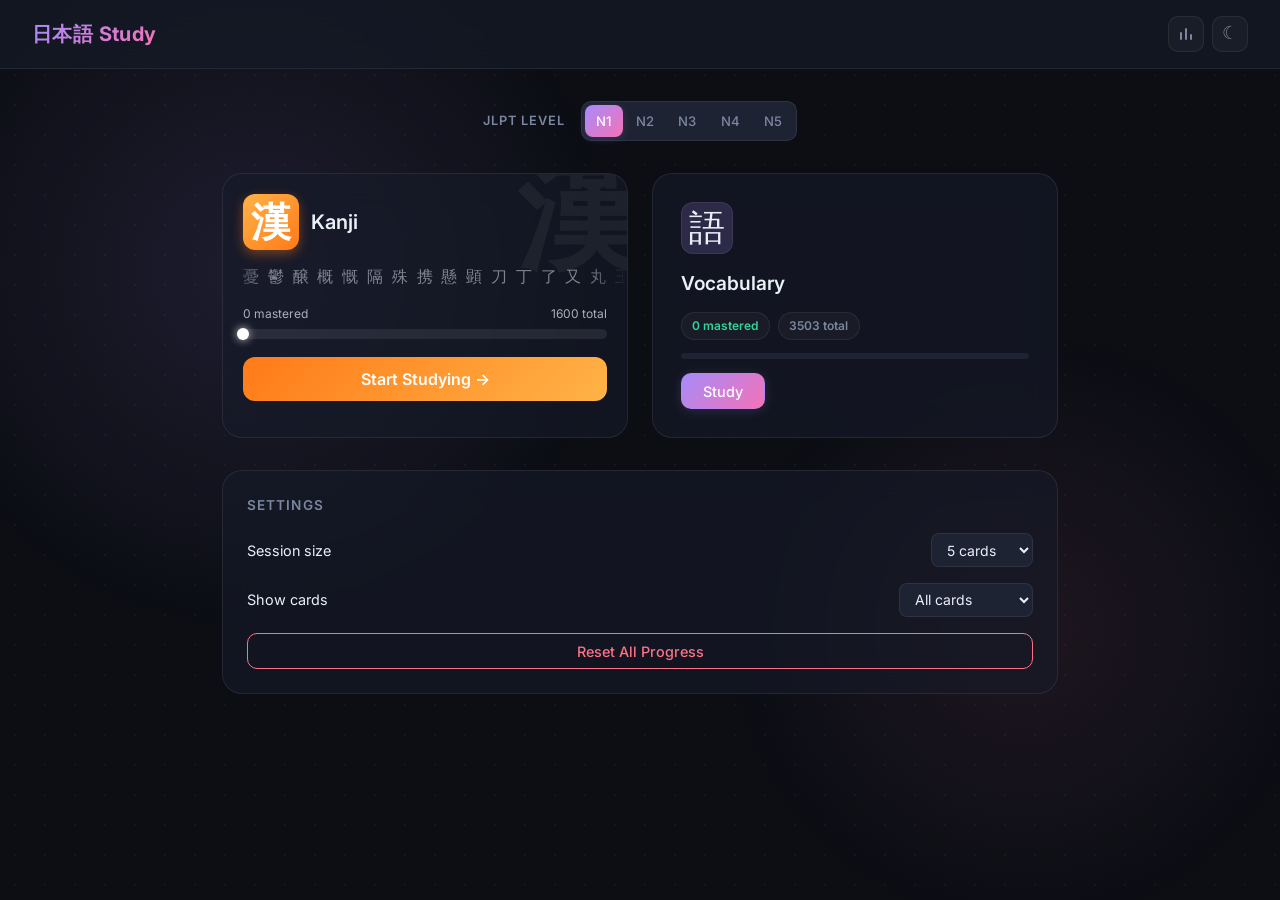
<file: index.html>
<!DOCTYPE html>
<html lang="en">
<head>
  <meta charset="UTF-8">
  <meta name="viewport" content="width=device-width, initial-scale=1.0">
  <title>Japanese Study</title>
  <link rel="stylesheet" href="css/styles.css">
</head>
<body>
  <div id="app">
    <header>
      <h1>日本語 Study</h1>
      <div class="header-actions">
        <nav id="nav"></nav>
        <button class="stats-toggle" id="stats-toggle" title="View progress">
          <svg width="18" height="18" viewBox="0 0 18 18" fill="none" stroke="currentColor" stroke-width="2" stroke-linecap="round">
            <line x1="4" y1="14" x2="4" y2="8"/>
            <line x1="9" y1="14" x2="9" y2="4"/>
            <line x1="14" y1="14" x2="14" y2="10"/>
          </svg>
        </button>
        <button class="theme-toggle" id="theme-toggle" title="Toggle theme">
          <span id="theme-icon">&#9790;</span>
        </button>
      </div>
    </header>
    <main id="view"></main>
  </div>

  <!-- Home View -->
  <template id="tpl-home">
    <div class="home">
      <div class="level-selector">
        <span class="level-label">JLPT Level</span>
        <div class="pill-toggle pill-toggle-5" id="level-toggle">
          <input type="radio" name="jlpt-level" id="level-n1" value="n1">
          <label for="level-n1">N1</label>
          <input type="radio" name="jlpt-level" id="level-n2" value="n2">
          <label for="level-n2">N2</label>
          <input type="radio" name="jlpt-level" id="level-n3" value="n3">
          <label for="level-n3">N3</label>
          <input type="radio" name="jlpt-level" id="level-n4" value="n4">
          <label for="level-n4">N4</label>
          <input type="radio" name="jlpt-level" id="level-n5" value="n5">
          <label for="level-n5">N5</label>
        </div>
      </div>

      <div class="deck-cards stagger">
        <div class="deck-card deck-card-kanji" data-action="study-kanji">
          <div class="kanji-bg-char">漢</div>
          <div class="deck-header-row">
            <div class="deck-icon-kanji">漢</div>
            <h2>Kanji</h2>
          </div>
          <div class="kanji-ticker" id="kanji-ticker">
            <span class="kanji-ticker-track" id="kanji-ticker-track"></span>
          </div>
          <div class="deck-progress-unit">
            <div class="deck-progress-labels">
              <span id="kanji-known">— mastered</span>
              <span id="kanji-total">— total</span>
            </div>
            <div class="deck-progress-bar-wrap">
              <div class="deck-progress-fill" id="kanji-progress-bar"></div>
            </div>
          </div>
          <button class="deck-cta" data-action="study-kanji">Start Studying →</button>
        </div>
        <div class="deck-card" data-action="study-vocab">
          <div class="deck-icon">語</div>
          <h2>Vocabulary</h2>
          <div class="deck-stats">
            <span class="badge" id="vocab-known">— mastered</span>
            <span class="badge badge-secondary" id="vocab-total">— total</span>
          </div>
          <div class="progress-bar-wrap">
            <div class="progress-bar" id="vocab-progress-bar"></div>
          </div>
          <div class="deck-buttons">
            <button class="btn btn-primary" data-action="study-vocab">Study</button>
          </div>
        </div>
      </div>

      <div class="settings-panel">
        <h3>Settings</h3>
        <div class="setting-row">
          <label for="quiz-size">Session size</label>
          <select id="quiz-size">
            <option value="5" selected>5 cards</option>
            <option value="10">10 cards</option>
            <option value="25">25 cards</option>
            <option value="50">50 cards</option>
            <option value="0">All cards</option>
          </select>
        </div>
        <div class="setting-row">
          <label for="filter-mode">Show cards</label>
          <select id="filter-mode">
            <option value="all">All cards</option>
            <option value="notmastered">Not mastered</option>
            <option value="unseen">Unseen only</option>
          </select>
        </div>
        <button class="btn btn-danger" id="reset-progress">Reset All Progress</button>
      </div>
    </div>
  </template>

  <!-- Flashcard View -->
  <template id="tpl-flashcard">
    <div class="flashcard-view">
      <div class="quiz-header">
        <button class="btn btn-ghost" data-action="home">&larr; Back</button>
        <div class="quiz-info">
          <span id="card-counter">1 / 25</span>
          <div class="mini-progress-bar-wrap">
            <div class="mini-progress-bar" id="quiz-progress-bar"></div>
          </div>
        </div>
        <div class="score-display">
          <span class="score-correct" id="score-correct">0</span>
          <span class="score-sep">/</span>
          <span class="score-total" id="score-seen">0</span>
        </div>
      </div>

      <div class="card-area">
        <div class="flashcard" id="flashcard">
          <div class="card-inner" id="card-inner">
            <div class="card-front" id="card-front"></div>
            <div class="card-back" id="card-back"></div>
          </div>
        </div>
      </div>

      <div class="card-actions" id="card-actions-flip">
        <p class="hint">Press <kbd>Space</kbd> or tap card to flip</p>
        <button class="btn btn-secondary btn-lg" id="flip-btn">Flip Card</button>
      </div>

      <div class="card-actions hidden" id="card-actions-grade">
        <p class="hint">Press <kbd>&larr;</kbd> Wrong &nbsp;|&nbsp; <kbd>&rarr;</kbd> Correct</p>
        <div class="grade-buttons">
          <button class="btn btn-wrong btn-lg" id="wrong-btn">&#10007; Wrong</button>
          <button class="btn btn-correct btn-lg" id="correct-btn">&#10003; Correct</button>
        </div>
      </div>
    </div>
  </template>

  <!-- Quiz View (Multiple Choice) -->
  <template id="tpl-quiz">
    <div class="quiz-view">
      <div class="quiz-header">
        <button class="btn btn-ghost" data-action="home">&larr; Back</button>
        <div class="quiz-info">
          <span id="quiz-card-counter">1 / 25</span>
          <div class="mini-progress-bar-wrap">
            <div class="mini-progress-bar" id="quiz-mc-progress-bar"></div>
          </div>
        </div>
        <div class="score-display">
          <span class="score-correct" id="quiz-score-correct">0</span>
          <span class="score-sep">/</span>
          <span class="score-total" id="quiz-score-seen">0</span>
        </div>
      </div>

      <div class="quiz-prompt-area">
        <div class="quiz-prompt-sub" id="quiz-prompt-sub">Kanji</div>
        <div class="quiz-prompt-text" id="quiz-prompt"></div>
      </div>

      <div class="quiz-choices" id="quiz-choices"></div>

      <p class="hint" id="quiz-hint">Press 1-4 to choose</p>
    </div>
  </template>

  <!-- Typing View -->
  <template id="tpl-typing">
    <div class="typing-view">
      <div class="quiz-header">
        <button class="btn btn-ghost" data-action="home">&larr; Back</button>
        <div class="quiz-info">
          <span id="typing-card-counter">1 / 25</span>
          <div class="mini-progress-bar-wrap">
            <div class="mini-progress-bar" id="typing-progress-bar"></div>
          </div>
        </div>
        <div class="score-display">
          <span class="score-correct" id="typing-score-correct">0</span>
          <span class="score-sep">/</span>
          <span class="score-total" id="typing-score-seen">0</span>
        </div>
      </div>

      <div class="quiz-prompt-area">
        <div class="quiz-prompt-sub" id="typing-prompt-sub">Kanji &middot; Type meaning &amp; reading</div>
        <div class="quiz-prompt-text" id="typing-prompt"></div>
      </div>

      <div class="typing-input-area">
        <div class="typing-dual-inputs">
          <div class="typing-field">
            <label class="typing-field-label" for="typing-meaning">Meaning</label>
            <div class="typing-input-wrapper">
              <input type="text" class="typing-input" id="typing-meaning" autocomplete="off" autocapitalize="off" spellcheck="false">
              <div class="typing-ghost" id="typing-ghost-meaning"></div>
            </div>
          </div>
          <div class="typing-field">
            <label class="typing-field-label" for="typing-reading">Reading</label>
            <div class="typing-input-wrapper">
              <input type="text" class="typing-input" id="typing-reading" autocomplete="off" autocapitalize="off" spellcheck="false">
              <div class="typing-ghost" id="typing-ghost-reading"></div>
            </div>
          </div>
        </div>
        <button class="btn btn-primary" id="typing-submit">Submit</button>
      </div>

      <div class="typing-feedback" id="typing-feedback"></div>
      <p class="hint" id="typing-hint">Type meaning &amp; reading, then press Enter</p>
    </div>
  </template>

  <!-- Staged Typing View -->
  <template id="tpl-staged-typing">
    <div class="staged-typing-view">
      <div class="study-top-bar">
        <div class="top-bar-nav">
          <button class="btn btn-ghost" data-action="home">&larr; Back</button>
        </div>
        <div class="progress-dots" id="st-progress-dots"></div>
        <div class="info-row">
          <div class="left-info">
            <span id="st-stage-label">Stage 1</span>
            <span class="info-arrow">&rarr;</span>
            <span class="hint-inline">
              <span>Hints:</span>
              <span class="hint-block active" id="st-hint-0"></span>
              <span class="hint-block active" id="st-hint-1"></span>
              <span class="hint-block active" id="st-hint-2"></span>
            </span>
          </div>
          <div class="streak-display" id="st-streak">
            <span class="flame">&#128293;</span>
            <span class="streak-count" id="st-streak-count">0</span>
          </div>
        </div>
      </div>

      <div class="quiz-prompt-area">
        <div class="quiz-prompt-sub" id="st-prompt-sub"></div>
        <div class="quiz-prompt-text" id="st-prompt"></div>
      </div>

      <div class="st-fields" id="st-fields"></div>

      <div class="st-compounds hidden" id="st-compounds">
        <div class="st-compounds-label">Compounds</div>
        <div class="st-compounds-list" id="st-compounds-list"></div>
      </div>

      <div class="typing-input-area">
        <button class="btn btn-primary" id="st-submit">Submit</button>
      </div>

      <div class="typing-feedback" id="st-feedback"></div>
      <p class="hint" id="st-hint">Type your answers, then press Enter</p>
    </div>
  </template>

  <!-- Stats View -->
  <template id="tpl-stats">
    <div class="stats-view">
      <div class="stats-header">
        <button class="btn btn-ghost" data-action="home">&larr; Back</button>
        <h2>Progress</h2>
        <div></div>
      </div>

      <div class="stats-overview stagger">
        <div class="stats-card">
          <h3>Kanji</h3>
          <div class="donut-chart" id="stats-kanji-donut"></div>
          <div class="donut-legend">
            <span class="legend-item legend-mastered"><span class="legend-dot"></span> Mastered <strong id="stats-kanji-mastered">0</strong></span>
            <span class="legend-item legend-inprogress"><span class="legend-dot"></span> In Progress <strong id="stats-kanji-inprogress">0</strong></span>
            <span class="legend-item legend-new"><span class="legend-dot"></span> Unseen <strong id="stats-kanji-new">0</strong></span>
          </div>
        </div>

        <div class="stats-card">
          <h3>Vocabulary</h3>
          <div class="donut-chart" id="stats-vocab-donut"></div>
          <div class="donut-legend">
            <span class="legend-item legend-mastered"><span class="legend-dot"></span> Mastered <strong id="stats-vocab-mastered">0</strong></span>
            <span class="legend-item legend-inprogress"><span class="legend-dot"></span> In Progress <strong id="stats-vocab-inprogress">0</strong></span>
            <span class="legend-item legend-new"><span class="legend-dot"></span> Unseen <strong id="stats-vocab-new">0</strong></span>
          </div>
        </div>

        <div class="stats-card stats-card-wide">
          <div class="stats-metric-row">
            <div class="stat-block">
              <div class="stat-number" id="stats-accuracy">&mdash;</div>
              <div class="stat-label">Accuracy</div>
            </div>
            <div class="stat-block">
              <div class="stat-number" id="stats-studied">0</div>
              <div class="stat-label">Studied</div>
            </div>
          </div>
        </div>
      </div>

      <div class="stats-card">
        <h3>Hardest Items</h3>
        <div class="hardest-list" id="stats-hardest"></div>
      </div>

      <div class="stats-card">
        <div class="item-list-controls">
          <h3>All Items</h3>
          <div class="item-list-filters">
            <select id="stats-type-filter">
              <option value="all">All types</option>
              <option value="kanji">Kanji</option>
              <option value="vocab">Vocabulary</option>
            </select>
            <select id="stats-status-filter">
              <option value="studied">Studied</option>
              <option value="mastered">Mastered</option>
              <option value="in-progress">In Progress</option>
              <option value="unseen">Unseen</option>
              <option value="all">All</option>
            </select>
            <select id="stats-sort">
              <option value="last-seen">Last Seen</option>
              <option value="accuracy-asc">Accuracy (low first)</option>
              <option value="accuracy-desc">Accuracy (high first)</option>
              <option value="name">Name</option>
            </select>
          </div>
        </div>
        <div class="item-list-scroll" id="stats-item-list"></div>
      </div>
    </div>
  </template>

  <!-- Summary View -->
  <template id="tpl-summary">
    <div class="summary-view">
      <div class="summary-celebration" id="summary-celebration"></div>
      <h2>Session Complete</h2>
      <div class="summary-stats">
        <div class="stat-block">
          <div class="stat-number" id="sum-correct"></div>
          <div class="stat-label">Correct</div>
        </div>
        <div class="stat-block">
          <div class="stat-number" id="sum-wrong"></div>
          <div class="stat-label">Wrong</div>
        </div>
        <div class="stat-block">
          <div class="stat-number" id="sum-total"></div>
          <div class="stat-label">Total</div>
        </div>
      </div>
      <div class="summary-bar-wrap">
        <div class="summary-bar" id="summary-bar"></div>
      </div>
      <p class="summary-pct" id="summary-pct"></p>
      <div class="summary-actions">
        <button class="btn btn-primary btn-lg" id="study-again-btn">Study Again</button>
        <button class="btn btn-ghost btn-lg" data-action="home">Home</button>
      </div>
    </div>
  </template>

  <script src="js/theme.js"></script>
  <script src="js/data.js"></script>
  <script src="js/progress.js"></script>
  <script src="js/session.js"></script>
  <script src="js/flashcard.js"></script>
  <script src="js/quiz.js"></script>
  <script src="js/emoji-fx.js"></script>
  <script src="js/typing.js"></script>
  <script src="js/staged-typing.js"></script>
  <script src="js/app.js"></script>
</body>
</html>
</file>
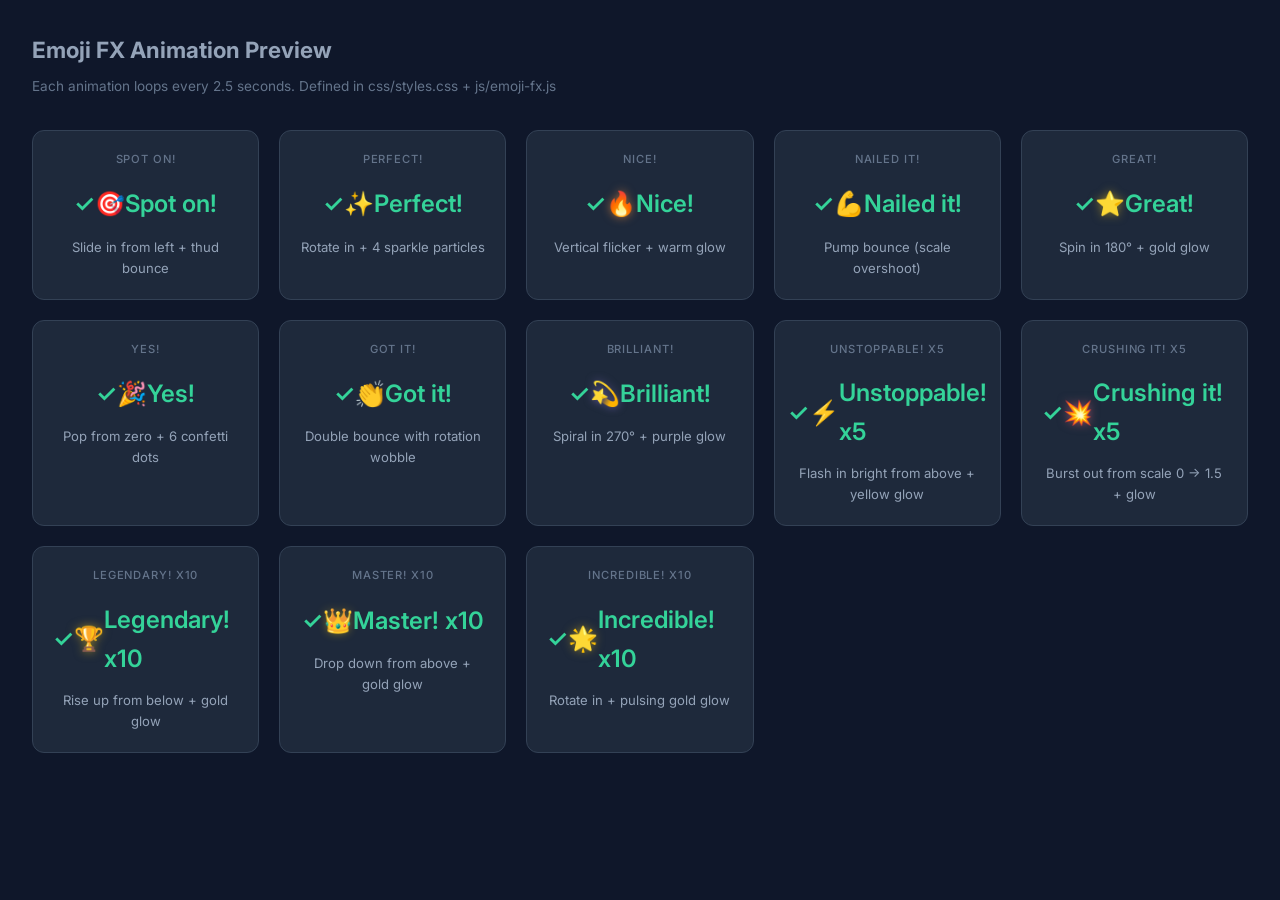
<file: designs/emoji-fx-preview.html>
<!DOCTYPE html>
<html lang="en">
<head>
<meta charset="UTF-8" />
<title>Emoji FX Preview</title>
<!--
  Preview page for emoji animations defined in:
    ../css/styles.css  (emoji-fx keyframes + particle styles)
    ../js/emoji-fx.js  (EmojiFx module — buildPraiseHTML)

  Animations loop every 2.5s so you can review without refreshing.
-->
<link rel="stylesheet" href="../css/styles.css" />
<style>
  body {
    background: #0f172a;
    color: white;
    font-family: 'Inter', sans-serif;
    margin: 0;
    padding: 2rem;
  }

  h1 {
    font-size: 1.4rem;
    margin-bottom: .5rem;
    color: #94a3b8;
  }

  p.subtitle {
    font-size: .85rem;
    color: #64748b;
    margin-bottom: 2rem;
  }

  .grid {
    display: grid;
    grid-template-columns: repeat(auto-fill, minmax(220px, 1fr));
    gap: 1.25rem;
  }

  .card {
    background: #1e293b;
    border: 1px solid #334155;
    border-radius: 12px;
    padding: 1.25rem;
    display: flex;
    flex-direction: column;
    align-items: center;
    gap: .75rem;
    min-height: 100px;
  }

  .card-label {
    font-size: .7rem;
    text-transform: uppercase;
    letter-spacing: .08em;
    color: #64748b;
  }

  .card-demo {
    font-size: 1.5rem;
    min-height: 2.5rem;
    display: flex;
    align-items: center;
    justify-content: center;
    color: #34d399;
    font-weight: 600;
    position: relative;
  }

  .card-text {
    font-size: .82rem;
    color: #94a3b8;
    text-align: center;
  }
</style>
</head>
<body>

<h1>Emoji FX Animation Preview</h1>
<p class="subtitle">Each animation loops every 2.5 seconds. Defined in css/styles.css + js/emoji-fx.js</p>

<div class="grid" id="grid"></div>

<script src="../js/emoji-fx.js"></script>
<script>
const demos = [
  { praise: '🎯 Spot on!',      desc: 'Slide in from left + thud bounce' },
  { praise: '✨ Perfect!',       desc: 'Rotate in + 4 sparkle particles' },
  { praise: '🔥 Nice!',          desc: 'Vertical flicker + warm glow' },
  { praise: '💪 Nailed it!',     desc: 'Pump bounce (scale overshoot)' },
  { praise: '⭐ Great!',         desc: 'Spin in 180° + gold glow' },
  { praise: '🎉 Yes!',           desc: 'Pop from zero + 6 confetti dots' },
  { praise: '👏 Got it!',        desc: 'Double bounce with rotation wobble' },
  { praise: '💫 Brilliant!',     desc: 'Spiral in 270° + purple glow' },
  { praise: '⚡ Unstoppable! x5', desc: 'Flash in bright from above + yellow glow' },
  { praise: '💥 Crushing it! x5', desc: 'Burst out from scale 0 → 1.5 + glow' },
  { praise: '🏆 Legendary! x10', desc: 'Rise up from below + gold glow' },
  { praise: '👑 Master! x10',    desc: 'Drop down from above + gold glow' },
  { praise: '🌟 Incredible! x10', desc: 'Rotate in + pulsing gold glow' },
];

const grid = document.getElementById('grid');

// Build cards
for (const demo of demos) {
  const card = document.createElement('div');
  card.className = 'card';

  const label = document.createElement('div');
  label.className = 'card-label';
  label.textContent = demo.praise.split(' ').slice(1).join(' ');

  const demoEl = document.createElement('div');
  demoEl.className = 'card-demo';
  demoEl.innerHTML = '✓ ' + EmojiFx.buildPraiseHTML(demo.praise);

  const text = document.createElement('div');
  text.className = 'card-text';
  text.textContent = demo.desc;

  card.appendChild(label);
  card.appendChild(demoEl);
  card.appendChild(text);
  grid.appendChild(card);
}

// Re-inject particles periodically (emoji idles loop via CSS,
// but particles are one-shot so we reset them every 4s)
setInterval(() => {
  const demoEls = document.querySelectorAll('.card-demo');
  demoEls.forEach((el, i) => {
    el.innerHTML = '✓ ' + EmojiFx.buildPraiseHTML(demos[i].praise);
  });
}, 4000);
</script>

</body>
</html>
</file>
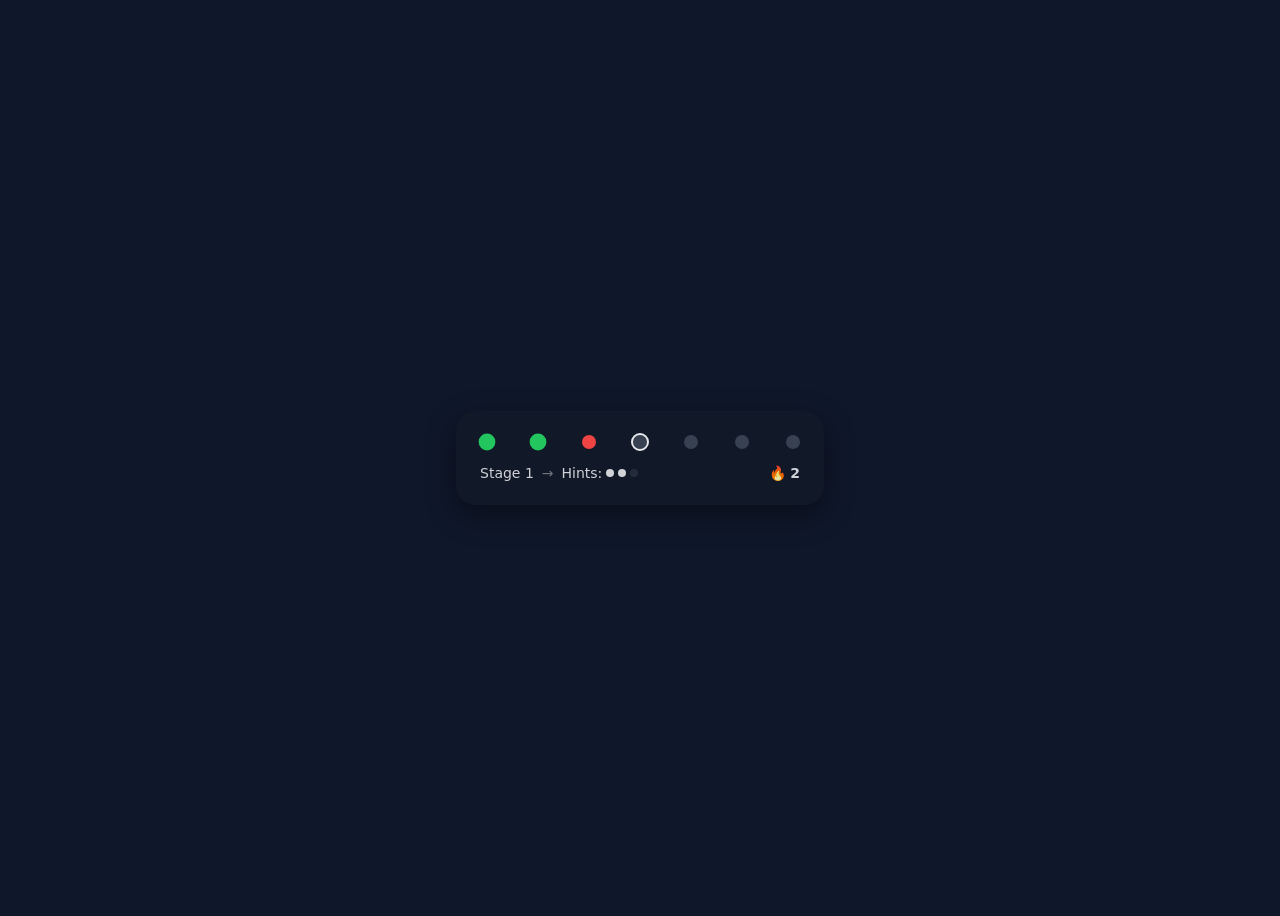
<file: designs/flashcard-top-bar.html>
<!DOCTYPE html>
<html lang="en">
<head>
  <meta charset="UTF-8" />
  <meta name="viewport" content="width=device-width, initial-scale=1.0" />
  <title>Flashcard Top Bar Prototype</title>
  <style>
    body {
      background: #0f172a;
      color: #e5e7eb;
      font-family: system-ui, -apple-system, sans-serif;
      display: flex;
      justify-content: center;
      align-items: center;
      height: 100vh;
    }

    .card {
      background: #111827;
      border-radius: 20px;
      padding: 24px;
      width: 320px;
      box-shadow: 0 10px 30px rgba(0,0,0,0.4);
    }

    /* Progress dots */
    .progress-row {
      display: flex;
      justify-content: space-between;
      margin-bottom: 16px;
    }

    .dot {
      width: 14px;
      height: 14px;
      border-radius: 50%;
      background: #374151;
      transition: all 0.3s ease;
    }

    .dot.correct {
      background: #22c55e;
      transform: scale(1.2);
    }

    .dot.wrong {
      background: #ef4444;
    }

    .dot.current {
      outline: 2px solid #e5e7eb;
      animation: pulse 1.2s infinite;
    }

    @keyframes pulse {
      0% { transform: scale(1); }
      50% { transform: scale(1.25); }
      100% { transform: scale(1); }
    }

    /* Info row */
    .info-row {
      display: flex;
      justify-content: space-between;
      align-items: center;
      font-size: 14px;
      opacity: 0.9;
    }

    .left-info {
      display: flex;
      align-items: center;
      gap: 8px;
    }

    .arrow {
      opacity: 0.5;
    }

    .hint-inline {
      display: flex;
      align-items: center;
      gap: 4px;
    }

    .hint-dot {
      width: 8px;
      height: 8px;
      border-radius: 50%;
      background: #6b7280;
      transition: all 0.3s ease;
    }

    .hint-dot.active {
      background: #e5e7eb;
    }

    .hint-dot.fade {
      opacity: 0.25;
    }

    /* Streak */
    .streak {
      display: flex;
      align-items: center;
      gap: 4px;
      font-weight: 600;
      position: relative;
    }

    .flame {
      display: inline-block;
      animation: flicker 1.6s infinite ease-in-out;
    }

    @keyframes flicker {
      0% { transform: scale(1) rotate(-2deg); opacity: 0.9; }
      50% { transform: scale(1.15) rotate(2deg); opacity: 1; }
      100% { transform: scale(1) rotate(-2deg); opacity: 0.9; }
    }

  </style>
</head>
<body>
  <div class="card">

    <!-- Progress Track -->
    <div class="progress-row">
      <div class="dot correct"></div>
      <div class="dot correct"></div>
      <div class="dot wrong"></div>
      <div class="dot current"></div>
      <div class="dot"></div>
      <div class="dot"></div>
      <div class="dot"></div>
    </div>

    <!-- Info Row Combined -->
    <div class="info-row">
      <div class="left-info">
        <div>Stage 1</div>
        <div class="arrow">→</div>
        <div class="hint-inline">
          <span>Hints:</span>
          <div class="hint-dot active"></div>
          <div class="hint-dot active"></div>
          <div class="hint-dot fade"></div>
        </div>
      </div>

      <div class="streak">
        <span class="flame">🔥</span>
        <span>2</span>
      </div>
    </div>

  </div>
</body>
</html>
</file>
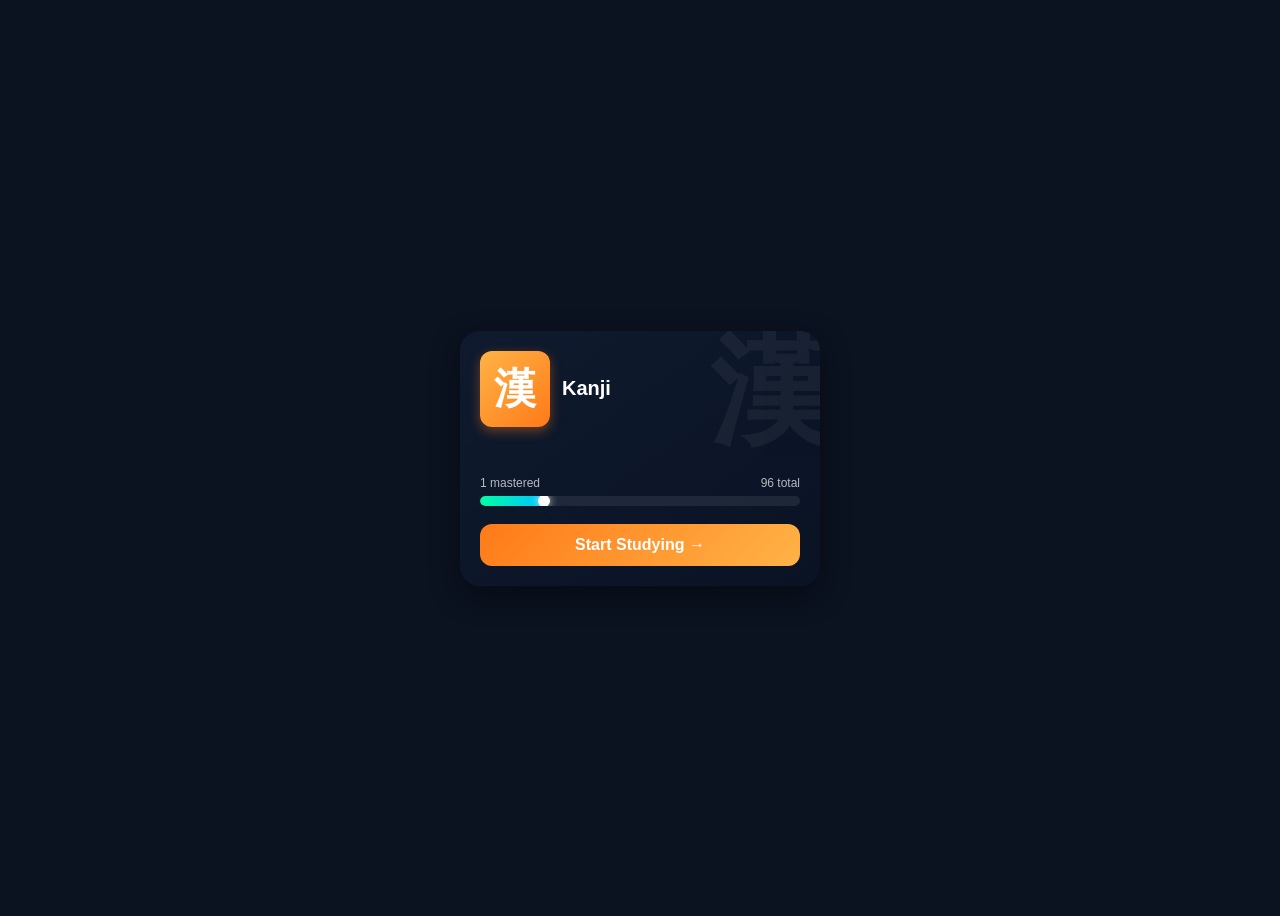
<file: designs/menu-card.html>
<!DOCTYPE html>
<html lang="en">
<head>
<meta charset="UTF-8" />
<meta name="viewport" content="width=device-width, initial-scale=1.0" />
<title>Kanji Card Redesign</title>
<style>
  body {
    background: #0b1220;
    display: flex;
    justify-content: center;
    align-items: center;
    height: 100vh;
    font-family: -apple-system, BlinkMacSystemFont, sans-serif;
    color: white;
  }

  .card {
    width: 320px;
    padding: 20px;
    border-radius: 20px;
    background: linear-gradient(145deg, #0f1a2e, #0a1324);
    box-shadow: 0 10px 30px rgba(0,0,0,0.4);
    position: relative;
    overflow: hidden;
  }

  /* Floating big kanji */
  .kanji-bg {
    position: absolute;
    top: -20px;
    right: -10px;
    font-size: 120px;
    opacity: 0.05;
    font-weight: bold;
  }

  .header {
    display: flex;
    align-items: center;
    gap: 12px;
  }

  .kanji-icon {
    font-size: 42px;
    background: linear-gradient(135deg, #ffb347, #ff7a18);
    padding: 10px 14px;
    border-radius: 12px;
    font-weight: bold;
    box-shadow: 0 4px 12px rgba(255,122,24,0.4);
  }

  .title {
    font-size: 20px;
    font-weight: 600;
  }

  /* Looping mastered kanji */
  .ticker {
    margin: 14px 0;
    overflow: hidden;
    white-space: nowrap;
    position: relative;
  }

  .ticker span {
    display: inline-block;
    padding-left: 100%;
    animation: scroll 10s linear infinite;
    opacity: 0.7;
  }

  @keyframes scroll {
    0% { transform: translateX(0); }
    100% { transform: translateX(-100%); }
  }

  /* Progress */
  .progress-wrapper {
    margin-top: 10px;
  }

  .progress-label {
    display: flex;
    justify-content: space-between;
    font-size: 12px;
    opacity: 0.7;
    margin-bottom: 6px;
  }

  .progress-bar {
    width: 100%;
    height: 10px;
    background: rgba(255,255,255,0.08);
    border-radius: 10px;
    overflow: hidden;
  }

  .progress-fill {
    height: 100%;
    width: 20%;
    background: linear-gradient(90deg, #00ffa3, #00c3ff);
    border-radius: 10px;
    position: relative;
  }

  .progress-fill::after {
    content: "";
    position: absolute;
    right: -6px;
    top: 50%;
    transform: translateY(-50%);
    width: 12px;
    height: 12px;
    background: white;
    border-radius: 50%;
    box-shadow: 0 0 8px rgba(255,255,255,0.8);
  }

  /* CTA */
  .cta {
    margin-top: 18px;
    width: 100%;
    padding: 12px;
    border: none;
    border-radius: 12px;
    font-size: 16px;
    font-weight: 600;
    background: linear-gradient(135deg, #ff7a18, #ffb347);
    color: white;
    cursor: pointer;
    transition: transform 0.15s ease, box-shadow 0.15s ease;
  }

  .cta:hover {
    transform: translateY(-2px);
    box-shadow: 0 6px 16px rgba(255,122,24,0.4);
  }

  .cta:active {
    transform: scale(0.97);
  }

</style>
</head>
<body>

<div class="card">
  <div class="kanji-bg">漢</div>

  <div class="header">
    <div class="kanji-icon">漢</div>
    <div class="title">Kanji</div>
  </div>

  <div class="ticker">
    <span>日 月 火 水 木 金 土 人 山 川 田 空 雨 車 魚 学 校 生 先 年 時 間</span>
  </div>

  <div class="progress-wrapper">
    <div class="progress-label">
      <div>1 mastered</div>
      <div>96 total</div>
    </div>
    <div class="progress-bar">
      <div class="progress-fill"></div>
    </div>
  </div>

  <button class="cta">Start Studying →</button>
</div>

</body>
</html>
</file>
<file: css/styles.css>
/* ============================================================
   FONTS
   ============================================================ */
@import url('https://fonts.googleapis.com/css2?family=Inter:wght@400;500;600;700&family=Shippori+Mincho:wght@400;700&display=swap');

/* ============================================================
   THEME — DARK (default)
   ============================================================ */
:root,
[data-theme="dark"] {
  --bg:         #0c0e14;
  --bg2:        rgba(22, 27, 40, .72);
  --bg3:        #1e2333;
  --bg-solid:   #161b28;
  --border:     rgba(255, 255, 255, .07);
  --text:       #eaf0f8;
  --text-muted: #7b86a0;
  --accent:     #a78bfa;
  --accent2:    #f472b6;
  --accent-glow: rgba(167, 139, 250, .18);
  --correct:    #34d399;
  --correct-bg: rgba(52, 211, 153, .12);
  --wrong:      #fb7185;
  --wrong-bg:   rgba(251, 113, 133, .12);
  --card-bg:    rgba(22, 27, 40, .65);
  --card-border: rgba(255, 255, 255, .08);
  --glass:      rgba(255, 255, 255, .03);
  --radius:     16px;
  --radius-lg:  20px;
  --shadow:     0 8px 32px rgba(0, 0, 0, .4);
  --shadow-sm:  0 2px 12px rgba(0, 0, 0, .25);
  --transition: 0.2s cubic-bezier(.4, 0, .2, 1);
  --pattern-dot: rgba(255,255,255,.04);

  /* Background blobs */
  --blob1: radial-gradient(600px circle at 20% 30%, rgba(167, 139, 250, .12), transparent 60%);
  --blob2: radial-gradient(500px circle at 80% 70%, rgba(244, 114, 182, .08), transparent 60%);
}

/* ============================================================
   THEME — LIGHT
   ============================================================ */
[data-theme="light"] {
  --bg:         #f5f3f0;
  --bg2:        rgba(255, 255, 255, .72);
  --bg3:        #ece8e3;
  --bg-solid:   #ffffff;
  --border:     rgba(0, 0, 0, .08);
  --text:       #1a1a2e;
  --text-muted: #6b7084;
  --accent:     #7c5cbf;
  --accent2:    #d94888;
  --accent-glow: rgba(124, 92, 191, .12);
  --correct:    #059669;
  --correct-bg: rgba(5, 150, 105, .08);
  --wrong:      #e11d48;
  --wrong-bg:   rgba(225, 29, 72, .08);
  --card-bg:    rgba(255, 255, 255, .7);
  --card-border: rgba(0, 0, 0, .06);
  --glass:      rgba(255, 255, 255, .5);
  --shadow:     0 8px 32px rgba(0, 0, 0, .08);
  --shadow-sm:  0 2px 12px rgba(0, 0, 0, .05);

  --blob1: radial-gradient(600px circle at 20% 30%, rgba(124, 92, 191, .08), transparent 60%);
  --blob2: radial-gradient(500px circle at 80% 70%, rgba(217, 72, 136, .06), transparent 60%);
  --pattern-dot: rgba(0,0,0,.05);
}

/* ============================================================
   LEVEL ACCENT COLORS — override --accent per JLPT level
   ============================================================ */
html[data-level="n2"] {
  --accent:      #60a5fa;
  --accent2:     #818cf8;
  --accent-glow: rgba(96, 165, 250, .18);
}
html[data-level="n3"] {
  --accent:      #2dd4bf;
  --accent2:     #34d399;
  --accent-glow: rgba(45, 212, 191, .18);
}
html[data-level="n4"] {
  --accent:      #22d3ee;
  --accent2:     #60a5fa;
  --accent-glow: rgba(34, 211, 238, .18);
}
html[data-level="n5"] {
  --accent:      #f59e0b;
  --accent2:     #f97316;
  --accent-glow: rgba(245, 158, 11, .18);
}

/* ============================================================
   RESET & BASE
   ============================================================ */
*, *::before, *::after { box-sizing: border-box; margin: 0; padding: 0; }

html, body {
  height: 100%;
  font-family: 'Inter', system-ui, -apple-system, sans-serif;
  font-size: 16px;
  background-color: var(--bg);
  background-image: radial-gradient(circle, var(--pattern-dot) 1.5px, transparent 1.5px);
  background-size: 30px 30px;
  color: var(--text);
  line-height: 1.6;
  transition: background-color .4s ease, color .3s ease;
}

/* ============================================================
   BACKGROUND BLOBS
   ============================================================ */
#app::before,
#app::after {
  content: '';
  position: fixed;
  inset: 0;
  pointer-events: none;
  z-index: 0;
}
#app::before { background: var(--blob1); }
#app::after  { background: var(--blob2); }

/* ============================================================
   LAYOUT
   ============================================================ */
#app {
  min-height: 100vh;
  display: flex;
  flex-direction: column;
  position: relative;
}

header {
  position: relative;
  z-index: 1;
  display: flex;
  align-items: center;
  justify-content: space-between;
  padding: 1rem 2rem;
  border-bottom: 1px solid var(--border);
  background: var(--bg2);
  backdrop-filter: blur(20px);
  -webkit-backdrop-filter: blur(20px);
}

header h1 {
  font-size: 1.25rem;
  font-weight: 700;
  letter-spacing: .02em;
  background: linear-gradient(135deg, var(--accent), var(--accent2));
  -webkit-background-clip: text;
  -webkit-text-fill-color: transparent;
  background-clip: text;
}

.header-actions {
  display: flex;
  align-items: center;
  gap: .5rem;
}

#nav button {
  background: none;
  border: none;
  color: var(--text-muted);
  cursor: pointer;
  font-size: .875rem;
  padding: .25rem .5rem;
  border-radius: 8px;
  transition: color var(--transition);
}
#nav button:hover { color: var(--text); }

main {
  position: relative;
  z-index: 1;
  flex: 1;
  padding: 2rem;
  max-width: 900px;
  width: 100%;
  margin: 0 auto;
}

/* ============================================================
   THEME TOGGLE
   ============================================================ */
.theme-toggle {
  width: 2.25rem;
  height: 2.25rem;
  border-radius: 10px;
  border: 1px solid var(--border);
  background: var(--glass);
  color: var(--text-muted);
  cursor: pointer;
  display: flex;
  align-items: center;
  justify-content: center;
  font-size: 1.1rem;
  transition: all var(--transition);
  line-height: 1;
}
.theme-toggle:hover {
  color: var(--accent);
  border-color: var(--accent);
  background: var(--accent-glow);
}

/* ============================================================
   ANIMATIONS
   ============================================================ */
@keyframes fadeUp {
  from {
    opacity: 0;
    transform: translateY(16px);
  }
  to {
    opacity: 1;
    transform: translateY(0);
  }
}

@keyframes fadeIn {
  from { opacity: 0; }
  to   { opacity: 1; }
}

@keyframes popIn {
  0%   { opacity: 0; transform: scale(.92); }
  70%  { transform: scale(1.02); }
  100% { opacity: 1; transform: scale(1); }
}

@keyframes shake {
  0%, 100% { transform: translateX(0); }
  20%      { transform: translateX(-6px); }
  40%      { transform: translateX(6px); }
  60%      { transform: translateX(-4px); }
  80%      { transform: translateX(4px); }
}

@keyframes shimmer {
  0%   { background-position: 150% center; }
  100% { background-position: -150% center; }
}

@keyframes inkReveal {
  0%   { transform: scale(.3); opacity: .45; }
  100% { transform: scale(2.2); opacity: 0; }
}

@keyframes btnBounce {
  0%   { transform: scale(1); }
  25%  { transform: scale(.9); }
  60%  { transform: scale(1.08); }
  80%  { transform: scale(.97); }
  100% { transform: scale(1); }
}

@keyframes kanjifall {
  0%   { transform: translateY(-2rem) rotate(var(--rot, 0deg)); opacity: .8; }
  80%  { opacity: .35; }
  100% { transform: translateY(105vh) rotate(calc(var(--rot, 0deg) + 20deg)); opacity: 0; }
}

@keyframes spin { to { transform: rotate(360deg); } }

.animate-in {
  animation: fadeUp .45s ease both;
}

/* Stagger children — used on home deck cards */
.stagger > * { animation: fadeUp .45s ease both; }
.stagger > *:nth-child(1) { animation-delay: 0s; }
.stagger > *:nth-child(2) { animation-delay: .08s; }
.stagger > *:nth-child(3) { animation-delay: .16s; }

/* ============================================================
   BUTTONS
   ============================================================ */
.btn {
  display: inline-flex;
  align-items: center;
  justify-content: center;
  gap: .4rem;
  padding: .55rem 1.3rem;
  border-radius: 10px;
  border: 1px solid transparent;
  font-family: inherit;
  font-size: .9rem;
  font-weight: 500;
  cursor: pointer;
  transition: all var(--transition);
  text-decoration: none;
}

.btn:active { transform: scale(.97); }

.btn-primary {
  background: linear-gradient(135deg, var(--accent), var(--accent2));
  color: #fff;
  border-color: transparent;
  box-shadow: 0 2px 12px var(--accent-glow);
}
.btn-primary:hover {
  filter: brightness(1.1);
  box-shadow: 0 4px 20px var(--accent-glow);
  transform: translateY(-1px);
}
.btn-primary:active { transform: translateY(0) scale(.97); }

.btn-secondary {
  background: var(--glass);
  color: var(--text);
  border-color: var(--border);
  backdrop-filter: blur(8px);
}
.btn-secondary:hover {
  border-color: var(--accent);
  background: var(--accent-glow);
  transform: translateY(-1px);
}

.btn-ghost {
  background: transparent;
  color: var(--text-muted);
  border-color: transparent;
}
.btn-ghost:hover {
  color: var(--text);
  background: var(--glass);
}

.btn-danger {
  background: transparent;
  color: var(--wrong);
  border-color: var(--wrong);
}
.btn-danger:hover {
  background: var(--wrong-bg);
  transform: translateY(-1px);
}

.btn-correct {
  background: var(--correct);
  color: #000;
  border-color: var(--correct);
  font-size: 1rem;
  font-weight: 600;
}
.btn-correct:hover {
  filter: brightness(1.1);
  transform: translateY(-1px);
}

.btn-wrong {
  background: var(--wrong);
  color: #fff;
  border-color: var(--wrong);
  font-size: 1rem;
  font-weight: 600;
}
.btn-wrong:hover {
  filter: brightness(1.1);
  transform: translateY(-1px);
}

.btn-correct.anim-bounce { animation: btnBounce .35s ease both; }
.btn-wrong.anim-shake    { animation: shake .4s ease both; }

.btn-lg { padding: .75rem 2rem; font-size: 1rem; border-radius: 12px; }

/* ============================================================
   HOME — DECK CARDS
   ============================================================ */
.home { display: flex; flex-direction: column; gap: 2rem; }

.deck-cards {
  display: grid;
  grid-template-columns: repeat(auto-fit, minmax(280px, 1fr));
  gap: 1.5rem;
}

.deck-card {
  background: var(--card-bg);
  backdrop-filter: blur(16px);
  -webkit-backdrop-filter: blur(16px);
  border: 1px solid var(--card-border);
  border-radius: var(--radius-lg);
  padding: 1.75rem;
  display: flex;
  flex-direction: column;
  gap: .85rem;
  transition: all var(--transition);
  position: relative;
  overflow: hidden;
}

/* Accent stripe on top of deck cards */
.deck-card::before {
  content: '';
  position: absolute;
  top: 0;
  left: 0;
  right: 0;
  height: 3px;
  background: linear-gradient(90deg, var(--accent), var(--accent2));
  opacity: 0;
  transition: opacity var(--transition);
}

.deck-card:hover {
  border-color: rgba(167, 139, 250, .2);
  box-shadow: var(--shadow), 0 0 0 1px var(--accent-glow);
  transform: translateY(-2px);
}
.deck-card:hover::before { opacity: 1; }

.deck-icon {
  font-size: 2.25rem;
  width: 3.25rem;
  height: 3.25rem;
  display: flex;
  align-items: center;
  justify-content: center;
  background: var(--accent-glow);
  border-radius: 12px;
  border: 1px solid var(--border);
}

.deck-card h2 { font-size: 1.2rem; font-weight: 600; }

.deck-stats { display: flex; gap: .5rem; flex-wrap: wrap; }

.badge {
  font-size: .75rem;
  font-weight: 600;
  padding: .2rem .65rem;
  border-radius: 999px;
  background: var(--glass);
  color: var(--correct);
  border: 1px solid var(--border);
}
.badge-secondary { color: var(--text-muted); }

.deck-buttons { display: flex; gap: .75rem; flex-wrap: wrap; }

/* ============================================================
   KANJI CARD — REDESIGN
   ============================================================ */
.deck-card-kanji {
  gap: 0;
  padding: 0;
  overflow: hidden;
  cursor: default;
}

.deck-card-kanji .kanji-bg-char {
  position: absolute;
  top: -20px;
  right: -10px;
  font-size: 120px;
  font-weight: bold;
  opacity: 0.05;
  pointer-events: none;
  line-height: 1;
  color: var(--text);
}

.deck-card-kanji .deck-header-row {
  display: flex;
  align-items: center;
  gap: 12px;
  padding: 20px 20px 0;
}

.deck-icon-kanji {
  font-size: 2.5rem;
  width: 3.5rem;
  height: 3.5rem;
  display: flex;
  align-items: center;
  justify-content: center;
  background: linear-gradient(135deg, #ffb347, #ff7a18);
  border-radius: 12px;
  font-weight: bold;
  box-shadow: 0 4px 12px rgba(255, 122, 24, 0.4);
  color: #fff;
  flex-shrink: 0;
}

.deck-card-kanji h2 {
  font-size: 1.25rem;
  font-weight: 600;
}

/* Looping mastered kanji ticker */
.kanji-ticker {
  overflow: hidden;
  white-space: nowrap;
  padding: 14px 20px;
  position: relative;
  mask-image: linear-gradient(90deg, transparent, #000 10%, #000 90%, transparent);
  -webkit-mask-image: linear-gradient(90deg, transparent, #000 10%, #000 90%, transparent);
}

.kanji-ticker-track {
  display: inline-block;
  animation: kanji-ticker-scroll 12s linear infinite;
  opacity: 0.5;
  font-size: 1rem;
  letter-spacing: 0.15em;
}

.kanji-ticker-track:empty {
  animation: none;
}

.kanji-ticker-track::after {
  content: attr(data-text);
  padding-left: 2em;
}

@keyframes kanji-ticker-scroll {
  0%   { transform: translateX(0); }
  100% { transform: translateX(-50%); }
}

/* Compact progress unit */
.deck-progress-unit {
  padding: 0 20px;
}

.deck-progress-labels {
  display: flex;
  justify-content: space-between;
  font-size: 0.75rem;
  opacity: 0.7;
  margin-bottom: 6px;
}

.deck-progress-bar-wrap {
  width: 100%;
  height: 10px;
  background: rgba(255, 255, 255, 0.08);
  border-radius: 10px;
  overflow: visible;
  position: relative;
}

[data-theme="light"] .deck-progress-bar-wrap {
  background: rgba(0, 0, 0, 0.08);
}

.deck-progress-fill {
  height: 100%;
  width: 0%;
  background: linear-gradient(90deg, #00ffa3, #00c3ff);
  border-radius: 10px;
  position: relative;
  transition: width 0.4s ease;
}

/* Glowing progress dot at the leading edge */
.deck-progress-fill::after {
  content: '';
  position: absolute;
  right: -6px;
  top: 50%;
  transform: translateY(-50%);
  width: 12px;
  height: 12px;
  background: #fff;
  border-radius: 50%;
  box-shadow: 0 0 8px rgba(255, 255, 255, 0.8);
}

/* CTA button */
.deck-cta {
  display: block;
  width: calc(100% - 40px);
  margin: 18px 20px 20px;
  padding: 12px;
  border: none;
  border-radius: 12px;
  font-size: 1rem;
  font-weight: 600;
  background: linear-gradient(135deg, #ff7a18, #ffb347);
  color: #fff;
  cursor: pointer;
  transition: transform 0.15s ease, box-shadow 0.15s ease;
  font-family: inherit;
}

.deck-cta:hover {
  transform: translateY(-2px);
  box-shadow: 0 6px 16px rgba(255, 122, 24, 0.4);
}

.deck-cta:active {
  transform: scale(0.97);
}

/* Remove default deck-card hover lift for kanji card (CTA handles interaction) */
.deck-card-kanji:hover {
  transform: none;
}

.due-badge {
  display: inline-flex;
  align-items: center;
  justify-content: center;
  min-width: 1.4em;
  height: 1.4em;
  padding: 0 .35em;
  border-radius: 999px;
  background: linear-gradient(135deg, var(--accent), var(--accent2));
  color: #fff;
  font-size: .75rem;
  font-weight: 700;
  margin-left: .3rem;
  line-height: 1;
}

/* ============================================================
   PROGRESS BAR
   ============================================================ */
.progress-bar-wrap, .mini-progress-bar-wrap {
  width: 100%;
  height: 6px;
  background: var(--bg3);
  border-radius: 999px;
  overflow: hidden;
}

.mini-progress-bar-wrap { height: 4px; width: 120px; }

.progress-bar, .mini-progress-bar, .summary-bar {
  height: 100%;
  border-radius: 999px;
  background: linear-gradient(
    90deg,
    var(--accent) 0%,
    var(--accent2) 35%,
    rgba(255,255,255,.38) 50%,
    var(--accent2) 65%,
    var(--accent) 100%
  );
  background-size: 200% 100%;
  width: 0%;
  transition: width .4s ease;
}

/* Shimmer on active session progress bars */
.mini-progress-bar {
  animation: shimmer 2.5s linear infinite;
}

.progress-bar {
  animation: shimmer 3s linear infinite;
}

.summary-bar-wrap {
  width: 100%;
  height: 10px;
  background: var(--bg3);
  border-radius: 999px;
  overflow: hidden;
  margin: 1rem 0 .5rem;
}

/* ============================================================
   SETTINGS PANEL
   ============================================================ */
.settings-panel {
  background: var(--card-bg);
  backdrop-filter: blur(16px);
  -webkit-backdrop-filter: blur(16px);
  border: 1px solid var(--card-border);
  border-radius: var(--radius-lg);
  padding: 1.5rem;
  display: flex;
  flex-direction: column;
  gap: 1rem;
}

.settings-panel h3 { font-size: .85rem; color: var(--text-muted); text-transform: uppercase; letter-spacing: .08em; font-weight: 600; }

.setting-row {
  display: flex;
  align-items: center;
  justify-content: space-between;
  gap: 1rem;
}

.setting-row label { font-size: .9rem; }

select {
  font-family: inherit;
  background: var(--bg3);
  color: var(--text);
  border: 1px solid var(--border);
  border-radius: 8px;
  padding: .4rem .7rem;
  font-size: .875rem;
  cursor: pointer;
  outline: none;
  transition: border-color var(--transition);
}
select:focus { border-color: var(--accent); }

/* SRS Settings panel */
.settings-toggle-btn {
  display: flex;
  align-items: center;
  justify-content: space-between;
  width: 100%;
  background: none;
  border: none;
  padding: 0;
  cursor: pointer;
  color: inherit;
}
.settings-toggle-btn h3 { margin: 0; pointer-events: none; }
.toggle-arrow {
  font-size: .75rem;
  color: var(--text-muted);
  transition: transform var(--transition);
}
.hidden { display: none !important; }
.setting-input {
  font-family: inherit;
  background: var(--bg3);
  color: var(--text);
  border: 1px solid var(--border);
  border-radius: 8px;
  padding: .4rem .7rem;
  font-size: .875rem;
  width: 7rem;
  text-align: right;
  outline: none;
  transition: border-color var(--transition);
}
.setting-input:focus { border-color: var(--accent); }

input[type="checkbox"] {
  width: 1.1rem;
  height: 1.1rem;
  accent-color: var(--accent);
  cursor: pointer;
}

/* Info tooltip */
.info-tip {
  display: inline-flex;
  align-items: center;
  justify-content: center;
  width: 1rem;
  height: 1rem;
  border-radius: 50%;
  background: var(--bg3);
  border: 1px solid var(--border);
  color: var(--text-muted);
  font-size: .65rem;
  font-weight: 700;
  font-style: normal;
  cursor: default;
  position: relative;
  vertical-align: middle;
  margin-left: .25rem;
  line-height: 1;
}
.info-tip::after {
  content: attr(aria-label);
  position: absolute;
  left: 50%;
  bottom: calc(100% + 6px);
  transform: translateX(-50%);
  background: var(--bg-solid);
  color: var(--text);
  border: 1px solid var(--border);
  border-radius: 8px;
  padding: .5rem .7rem;
  font-size: .78rem;
  font-weight: 400;
  line-height: 1.45;
  white-space: normal;
  width: 220px;
  box-shadow: var(--shadow-sm);
  pointer-events: none;
  opacity: 0;
  transition: opacity var(--transition);
  z-index: 10;
}
.info-tip:hover::after,
.info-tip:focus::after {
  opacity: 1;
}
.info-tip:focus { outline: 2px solid var(--accent); outline-offset: 2px; }

/* ============================================================
   PILL TOGGLE (Study Mode)
   ============================================================ */
.pill-toggle {
  display: inline-flex;
  background: var(--bg3);
  border: 1px solid var(--border);
  border-radius: 10px;
  padding: 3px;
  gap: 2px;
}

.pill-toggle input[type="radio"] {
  display: none;
}

.pill-toggle label {
  padding: .35rem .85rem;
  border-radius: 8px;
  font-size: .82rem;
  font-weight: 500;
  cursor: pointer;
  color: var(--text-muted);
  transition: all var(--transition);
  white-space: nowrap;
  user-select: none;
}

.pill-toggle label:hover {
  color: var(--text);
}

.pill-toggle input[type="radio"]:checked + label {
  background: linear-gradient(135deg, var(--accent), var(--accent2));
  color: #fff;
  box-shadow: 0 2px 8px var(--accent-glow);
}

/* Level selector */
.level-selector {
  display: flex;
  align-items: center;
  justify-content: center;
  gap: 1rem;
  flex-wrap: wrap;
}

.level-label {
  font-size: .8rem;
  font-weight: 600;
  text-transform: uppercase;
  letter-spacing: .08em;
  color: var(--text-muted);
  white-space: nowrap;
}

.pill-toggle-5 label {
  padding: .35rem .7rem;
}

/* ============================================================
   FLASHCARD VIEW
   ============================================================ */
.flashcard-view {
  display: flex;
  flex-direction: column;
  gap: 1.5rem;
  align-items: center;
  animation: fadeUp .4s ease both;
}

.quiz-header {
  width: 100%;
  display: flex;
  align-items: center;
  justify-content: space-between;
  gap: 1rem;
}

.quiz-info {
  display: flex;
  flex-direction: column;
  align-items: center;
  gap: .4rem;
  flex: 1;
}

#card-counter, #quiz-card-counter { font-size: .8rem; color: var(--text-muted); }

.score-display { font-size: 1rem; font-weight: 600; white-space: nowrap; }
.score-correct { color: var(--correct); }
.score-sep { color: var(--text-muted); margin: 0 .2rem; }

/* ============================================================
   FLASHCARD
   ============================================================ */
.card-area {
  width: 100%;
  max-width: 600px;
  perspective: 1200px;
}

.flashcard {
  width: 100%;
  cursor: pointer;
}

.card-inner {
  width: 100%;
  display: grid;
  grid-template-columns: 1fr;
  transform-style: preserve-3d;
  transition: transform .5s cubic-bezier(.4, 0, .2, 1);
}

.card-inner.flipped { transform: rotateY(180deg); }

.card-front, .card-back {
  grid-column: 1;
  grid-row: 1;
  width: 100%;
  min-height: 320px;
  backface-visibility: hidden;
  -webkit-backface-visibility: hidden;
  background: var(--card-bg);
  backdrop-filter: blur(16px);
  -webkit-backdrop-filter: blur(16px);
  border: 1px solid var(--card-border);
  border-radius: var(--radius-lg);
  padding: 2rem;
  display: flex;
  flex-direction: column;
  align-items: center;
  justify-content: center;
  text-align: center;
  box-shadow: var(--shadow);
  position: relative;
  overflow: hidden;
}

/* Accent stripe on top of cards */
.card-front::before {
  content: '';
  position: absolute;
  top: 0;
  left: 0;
  right: 0;
  height: 3px;
  background: linear-gradient(90deg, var(--accent), var(--accent2));
}

/* Subtle Japanese wave pattern watermark on card front */
.card-front::after {
  content: '';
  position: absolute;
  bottom: -20px;
  right: -20px;
  width: 200px;
  height: 200px;
  background: radial-gradient(circle, var(--accent-glow) 0%, transparent 70%);
  border-radius: 50%;
  opacity: .4;
  pointer-events: none;
}

.card-back {
  transform: rotateY(180deg);
  justify-content: flex-start;
}

/* Ink-drop ripple when card flips to reveal back */
.card-back::before {
  content: '';
  position: absolute;
  top: 50%;
  left: 50%;
  translate: -50% -50%;
  width: 120px;
  height: 120px;
  border-radius: 50%;
  background: radial-gradient(circle, var(--accent-glow) 0%, transparent 70%);
  pointer-events: none;
  opacity: 0;
}
.card-inner.flipped .card-back::before {
  animation: inkReveal .65s ease-out both;
}

/* Front content */
.card-character {
  font-size: 6.5rem;
  line-height: 1.1;
  margin-bottom: .5rem;
  font-family: 'Shippori Mincho', 'Noto Serif JP', 'Yu Mincho', serif;
  text-shadow:
    0 3px 12px rgba(0,0,0,.28),
    0 1px 0 rgba(0,0,0,.12);
  letter-spacing: -.02em;
}

.card-label {
  font-size: .72rem;
  color: var(--text-muted);
  text-transform: uppercase;
  letter-spacing: .12em;
  margin-bottom: .25rem;
  font-weight: 500;
}

/* Back content */
.back-section { width: 100%; text-align: left; margin-bottom: 1rem; }
.back-section:last-child { margin-bottom: 0; }
.back-section h4 {
  font-size: .68rem;
  color: var(--accent);
  text-transform: uppercase;
  letter-spacing: .12em;
  margin-bottom: .35rem;
  font-weight: 600;
}

.back-section p, .back-section ul { font-size: .95rem; color: var(--text); }
.back-section ul { list-style: none; padding: 0; }
.back-section ul li::before { content: none; }
.example-list li::before { content: none; }

.reading-chip {
  display: inline-block;
  background: var(--accent-glow);
  border: 1px solid var(--border);
  border-radius: 8px;
  padding: .18rem .55rem;
  font-size: .85rem;
  margin: .15rem .2rem .15rem 0;
}

.example-list li {
  display: flex;
  justify-content: space-between;
  align-items: baseline;
  padding: .3rem 0;
  border-bottom: 1px solid var(--border);
}
.example-list li:last-child { border-bottom: none; }
.example-word { font-size: 1.1rem; }
.example-meaning { font-size: .85rem; color: var(--text-muted); margin-left: 1rem; }

.example-ja { font-size: 1rem; margin-bottom: .3rem; }
.example-en { font-size: .85rem; color: var(--text-muted); }

/* ============================================================
   CARD ACTIONS
   ============================================================ */
.card-actions {
  display: flex;
  flex-direction: column;
  align-items: center;
  gap: .75rem;
  width: 100%;
}

.card-actions.hidden { display: none; }

.hint {
  font-size: .78rem;
  color: var(--text-muted);
}

.quiz-continue-btn {
  margin-top: 1rem;
}

kbd {
  display: inline-block;
  background: var(--bg3);
  border: 1px solid var(--border);
  border-radius: 5px;
  padding: .1rem .4rem;
  font-size: .75rem;
  font-family: inherit;
}

.grade-buttons {
  display: flex;
  gap: 1.5rem;
}

/* ============================================================
   QUIZ VIEW (MULTIPLE CHOICE)
   ============================================================ */
.quiz-view {
  display: flex;
  flex-direction: column;
  gap: 1.5rem;
  align-items: center;
  animation: fadeUp .4s ease both;
}

.quiz-prompt-area {
  width: 100%;
  max-width: 600px;
  background: var(--card-bg);
  backdrop-filter: blur(16px);
  -webkit-backdrop-filter: blur(16px);
  border: 1px solid var(--card-border);
  border-radius: var(--radius-lg);
  padding: 2.5rem 2rem;
  text-align: center;
  box-shadow: var(--shadow);
  position: relative;
  overflow: hidden;
}

/* Accent stripe */
.quiz-prompt-area::before {
  content: '';
  position: absolute;
  top: 0;
  left: 0;
  right: 0;
  height: 3px;
  background: linear-gradient(90deg, var(--accent), var(--accent2));
}

/* Glow watermark */
.quiz-prompt-area::after {
  content: '';
  position: absolute;
  bottom: -20px;
  right: -20px;
  width: 200px;
  height: 200px;
  background: radial-gradient(circle, var(--accent-glow) 0%, transparent 70%);
  border-radius: 50%;
  opacity: .4;
  pointer-events: none;
}

.quiz-prompt-sub {
  font-size: .72rem;
  color: var(--text-muted);
  text-transform: uppercase;
  letter-spacing: .12em;
  margin-bottom: .5rem;
  font-weight: 500;
}

.quiz-prompt-text {
  font-size: 5.5rem;
  line-height: 1.15;
  font-family: 'Shippori Mincho', 'Noto Serif JP', 'Yu Mincho', serif;
  position: relative;
  z-index: 1;
  text-shadow:
    0 3px 12px rgba(0,0,0,.28),
    0 1px 0 rgba(0,0,0,.12);
  letter-spacing: -.02em;
}

.quiz-choices {
  width: 100%;
  max-width: 600px;
  display: flex;
  flex-direction: column;
  gap: .6rem;
}

.quiz-choice {
  display: flex;
  align-items: center;
  gap: .85rem;
  width: 100%;
  padding: .9rem 1.25rem;
  background: var(--card-bg);
  backdrop-filter: blur(8px);
  -webkit-backdrop-filter: blur(8px);
  border: 1px solid var(--card-border);
  border-radius: 12px;
  color: var(--text);
  font-size: .95rem;
  cursor: pointer;
  transition: all var(--transition);
  text-align: left;
  animation: fadeUp .35s ease both;
}

.quiz-choice:nth-child(1) { animation-delay: .03s; }
.quiz-choice:nth-child(2) { animation-delay: .06s; }
.quiz-choice:nth-child(3) { animation-delay: .09s; }
.quiz-choice:nth-child(4) { animation-delay: .12s; }

.quiz-choice:hover:not(.disabled) {
  border-color: rgba(167, 139, 250, .3);
  background: var(--accent-glow);
  transform: translateX(4px);
}

.quiz-choice.disabled {
  cursor: default;
  opacity: .6;
}

.quiz-choice.choice-correct {
  border-color: var(--correct);
  background: var(--correct-bg);
  opacity: 1;
  animation: popIn .3s ease both;
}

.quiz-choice.choice-wrong {
  border-color: var(--wrong);
  background: var(--wrong-bg);
  opacity: 1;
  animation: shake .4s ease both;
}

.choice-key {
  display: flex;
  align-items: center;
  justify-content: center;
  width: 1.75rem;
  height: 1.75rem;
  border-radius: 7px;
  background: var(--bg3);
  border: 1px solid var(--border);
  font-size: .8rem;
  font-weight: 600;
  flex-shrink: 0;
  transition: all var(--transition);
}

.quiz-choice:hover:not(.disabled) .choice-key {
  background: var(--accent);
  color: #fff;
  border-color: var(--accent);
}

.choice-text {
  flex: 1;
}

/* ============================================================
   TYPING VIEW
   ============================================================ */
.typing-view {
  display: flex;
  flex-direction: column;
  gap: 1.25rem;
  max-width: 600px;
  margin: 0 auto;
  animation: fadeUp .4s ease both;
}

.typing-input-area {
  display: flex;
  flex-direction: column;
  gap: .75rem;
  align-items: stretch;
  padding: 0 .5rem;
}

.typing-input-area .btn {
  align-self: center;
}

.typing-input {
  flex: 1;
  padding: .85rem 1rem;
  font-size: 1.15rem;
  font-family: 'Inter', sans-serif;
  background: var(--bg3);
  border: 2px solid var(--border);
  border-radius: var(--radius);
  color: var(--text);
  outline: none;
  transition: border-color var(--transition), background var(--transition);
}

.typing-input:focus {
  border-color: var(--accent);
  background: var(--bg-solid);
}

.typing-input::placeholder {
  color: var(--text-muted);
  opacity: .6;
}

.typing-input.input-correct {
  border-color: var(--correct);
  background: var(--correct-bg);
}

.typing-input.input-correct.glow-pulse {
  animation: glowPulse .6s ease both;
}

@keyframes glowPulse {
  0%   { box-shadow: 0 0 0 0 rgba(34, 197, 94, 0); }
  40%  { box-shadow: 0 0 12px 4px rgba(34, 197, 94, 0.35); }
  100% { box-shadow: 0 0 4px 1px rgba(34, 197, 94, 0.1); }
}

.typing-input.input-wrong {
  border-color: var(--wrong);
  background: var(--wrong-bg);
}

.typing-input.input-error {
  border-color: var(--wrong);
}

.typing-feedback {
  min-height: 2.5rem;
  display: flex;
  align-items: center;
  justify-content: center;
  gap: .5rem;
  font-size: 1rem;
  font-weight: 500;
  padding: .5rem 1rem;
  border-radius: var(--radius);
  text-align: center;
}

.typing-feedback.feedback-correct {
  color: var(--correct);
  background: var(--correct-bg);
  animation: popIn .3s ease both;
}

.typing-feedback.feedback-wrong {
  color: var(--wrong);
  background: var(--wrong-bg);
  animation: shake .4s ease both;
}

.feedback-icon {
  font-size: 1.2rem;
}

/* ============================================================
   SUMMARY VIEW
   ============================================================ */
.summary-view {
  display: flex;
  flex-direction: column;
  align-items: center;
  gap: 1.5rem;
  max-width: 480px;
  margin: 2rem auto;
  text-align: center;
  animation: fadeUp .45s ease both;
}

.summary-view h2 { font-size: 1.75rem; font-weight: 700; }

.summary-stats {
  display: flex;
  gap: 2rem;
  justify-content: center;
}

.stat-block {
  display: flex;
  flex-direction: column;
  align-items: center;
  gap: .25rem;
  animation: popIn .5s ease both;
}
.stat-block:nth-child(1) { animation-delay: .1s; }
.stat-block:nth-child(2) { animation-delay: .2s; }
.stat-block:nth-child(3) { animation-delay: .3s; }

.stat-number { font-size: 2.5rem; font-weight: 700; }
.stat-label { font-size: .8rem; color: var(--text-muted); text-transform: uppercase; letter-spacing: .1em; }

.summary-stats .stat-block:nth-child(1) .stat-number { color: var(--correct); }
.summary-stats .stat-block:nth-child(2) .stat-number { color: var(--wrong); }

.summary-pct { font-size: 1.1rem; color: var(--text-muted); }
.summary-actions { display: flex; gap: 1rem; flex-wrap: wrap; justify-content: center; }

/* Summary celebration (shown via JS for high scores) */
.summary-celebration {
  font-size: 2rem;
  animation: popIn .5s ease both;
  animation-delay: .4s;
}

/* ============================================================
   STATS VIEW
   ============================================================ */
.stats-view {
  display: flex;
  flex-direction: column;
  gap: 1.5rem;
  animation: fadeUp .45s ease both;
}

.stats-header {
  display: flex;
  align-items: center;
  justify-content: space-between;
}
.stats-header h2 {
  font-size: 1.4rem;
  font-weight: 700;
  background: linear-gradient(135deg, var(--accent), var(--accent2));
  -webkit-background-clip: text;
  -webkit-text-fill-color: transparent;
  background-clip: text;
}

.stats-overview {
  display: grid;
  grid-template-columns: repeat(auto-fit, minmax(240px, 1fr));
  gap: 1.5rem;
}

.stats-card {
  background: var(--card-bg);
  backdrop-filter: blur(16px);
  -webkit-backdrop-filter: blur(16px);
  border: 1px solid var(--card-border);
  border-radius: var(--radius-lg);
  padding: 1.5rem;
  display: flex;
  flex-direction: column;
  gap: .85rem;
  position: relative;
  overflow: hidden;
}
.stats-card::before {
  content: '';
  position: absolute;
  top: 0; left: 0; right: 0;
  height: 3px;
  background: linear-gradient(90deg, var(--accent), var(--accent2));
}
.stats-card h3 {
  font-size: .85rem;
  color: var(--text-muted);
  text-transform: uppercase;
  letter-spacing: .08em;
  font-weight: 600;
}
.stats-card-wide {
  grid-column: 1 / -1;
}

/* Stats toggle button */
.stats-toggle {
  width: 2.25rem;
  height: 2.25rem;
  border-radius: 10px;
  border: 1px solid var(--border);
  background: var(--glass);
  color: var(--text-muted);
  cursor: pointer;
  display: flex;
  align-items: center;
  justify-content: center;
  transition: all var(--transition);
  line-height: 1;
}
.stats-toggle:hover {
  color: var(--accent);
  border-color: var(--accent);
  background: var(--accent-glow);
}

/* Donut charts (CSS conic-gradient) */
.donut-chart {
  width: 130px;
  height: 130px;
  border-radius: 50%;
  margin: 0 auto;
  position: relative;
  background: var(--bg3);
}
.donut-chart::after {
  content: '';
  position: absolute;
  inset: 30%;
  border-radius: 50%;
  background: var(--bg-solid);
}

.donut-legend {
  display: flex;
  flex-wrap: wrap;
  gap: .4rem .75rem;
  justify-content: center;
  font-size: .8rem;
}
.legend-item {
  display: flex;
  align-items: center;
  gap: .3rem;
}
.legend-dot {
  width: 9px;
  height: 9px;
  border-radius: 50%;
  display: inline-block;
}
.legend-mastered .legend-dot   { background: var(--correct); }
.legend-inprogress .legend-dot { background: var(--accent); }
.legend-new .legend-dot        { background: var(--bg3); border: 1px solid var(--border); }

/* Metrics + review schedule */
.stats-metric-row {
  display: flex;
  gap: 2rem;
  justify-content: center;
  margin-bottom: .5rem;
}
.stats-metric-row .stat-block { animation: none; }

.review-schedule {
  display: flex;
  gap: 1.5rem;
  justify-content: center;
}
.review-slot { text-align: center; }
.review-count {
  font-size: 1.75rem;
  font-weight: 700;
  color: var(--accent);
}
.review-label {
  font-size: .72rem;
  color: var(--text-muted);
  text-transform: uppercase;
  letter-spacing: .06em;
}

/* Hardest items */
.hardest-list {
  display: flex;
  flex-wrap: wrap;
  gap: .5rem;
}
.hardest-item {
  display: flex;
  align-items: center;
  gap: .5rem;
  background: var(--wrong-bg);
  border: 1px solid var(--border);
  border-radius: 10px;
  padding: .4rem .75rem;
  font-size: .85rem;
}
.hardest-item .item-char {
  font-size: 1.1rem;
  font-weight: 600;
}
.hardest-item .item-stat {
  color: var(--wrong);
  font-size: .75rem;
  font-weight: 600;
}

/* Item list controls */
.item-list-controls {
  display: flex;
  align-items: center;
  justify-content: space-between;
  flex-wrap: wrap;
  gap: .75rem;
}
.item-list-filters {
  display: flex;
  gap: .5rem;
  flex-wrap: wrap;
}

/* Scrollable item list */
.item-list-scroll {
  max-height: 500px;
  overflow-y: auto;
  display: flex;
  flex-direction: column;
  gap: .35rem;
}
.item-list-scroll::-webkit-scrollbar { width: 6px; }
.item-list-scroll::-webkit-scrollbar-track { background: transparent; }
.item-list-scroll::-webkit-scrollbar-thumb { background: var(--border); border-radius: 3px; }

/* Individual item rows */
.item-row {
  display: grid;
  grid-template-columns: 3rem 1fr auto auto auto;
  align-items: center;
  gap: .75rem;
  padding: .6rem .75rem;
  background: var(--glass);
  border: 1px solid var(--border);
  border-radius: 10px;
  font-size: .85rem;
  transition: all var(--transition);
}
.item-row:hover {
  border-color: rgba(167, 139, 250, .2);
  background: var(--accent-glow);
}
.item-row-char {
  font-size: 1.2rem;
  font-weight: 600;
  text-align: center;
  font-family: 'Noto Serif JP', 'Yu Mincho', serif;
}
.item-row-name {
  overflow: hidden;
  text-overflow: ellipsis;
  white-space: nowrap;
  color: var(--text-muted);
  font-size: .78rem;
}
.item-row-status {
  font-size: .7rem;
  font-weight: 600;
  text-transform: uppercase;
  letter-spacing: .06em;
  padding: .15rem .5rem;
  border-radius: 999px;
  white-space: nowrap;
}
.status-mastered    { color: var(--correct); background: var(--correct-bg); }
.status-in-progress { color: var(--accent);  background: var(--accent-glow); }
.status-unseen      { color: var(--text-muted); background: var(--bg3); }
.item-row-accuracy {
  font-weight: 600;
  font-size: .8rem;
  min-width: 3rem;
  text-align: right;
}
.item-row-date {
  font-size: .75rem;
  color: var(--text-muted);
  min-width: 5rem;
  text-align: right;
}

/* ============================================================
   MODE BADGE (shown during study sessions)
   ============================================================ */
.mode-badge {
  font-size: .68rem;
  font-weight: 600;
  text-transform: uppercase;
  letter-spacing: .08em;
  padding: .2rem .6rem;
  border-radius: 999px;
  background: var(--accent-glow);
  color: var(--accent);
  border: 1px solid var(--border);
  white-space: nowrap;
}

/* ============================================================
   TYPING DUAL INPUTS
   ============================================================ */
.typing-dual-inputs {
  display: flex;
  flex-direction: column;
  gap: .75rem;
  flex: 1;
}

.typing-field {
  display: flex;
  flex-direction: column;
  gap: .25rem;
}

.typing-field-label {
  font-size: .72rem;
  font-weight: 600;
  text-transform: uppercase;
  letter-spacing: .08em;
  color: var(--text-muted);
}

.typing-input-wrapper {
  position: relative;
  display: flex;
  align-items: center;
}

.typing-inline-feedback {
  position: absolute;
  right: .75rem;
  top: 50%;
  transform: translateY(-50%);
  pointer-events: none;
  font-size: .85rem;
  font-weight: 600;
  white-space: nowrap;
  max-width: 50%;
  overflow: hidden;
  text-overflow: ellipsis;
  animation: inlineFeedbackIn .35s ease both;
}

.typing-inline-feedback.feedback-correct {
  color: var(--correct);
  animation: inlineFeedbackBounce .5s ease both;
  overflow: visible;
}

.typing-inline-feedback.feedback-wrong {
  color: var(--wrong);
  opacity: .85;
}

@keyframes inlineFeedbackIn {
  from { opacity: 0; transform: translateY(-50%) translateX(8px); }
  to   { opacity: 1; transform: translateY(-50%) translateX(0); }
}

@keyframes inlineFeedbackBounce {
  0%   { opacity: 0; transform: translateY(-50%) scale(0.6); }
  50%  { opacity: 1; transform: translateY(-50%) scale(1.15); }
  75%  { transform: translateY(-50%) scale(0.95); }
  100% { transform: translateY(-50%) scale(1); }
}

/* ============================================================
   EMOJI ANIMATIONS
   Each emoji has an entrance animation followed by an infinite
   idle loop so the effect stays alive while visible.
   ============================================================ */
.emoji-fx {
  display: inline-block;
  position: relative;
  font-style: normal;
}

/* 🎯 Target — slide in from left with thud, then gentle sway */
.emoji-fx-target {
  animation: emojiTargetIn .8s cubic-bezier(0.34, 1.56, 0.64, 1) both,
             emojiTargetIdle 2s ease-in-out .8s infinite;
}
@keyframes emojiTargetIn {
  0%   { transform: translateX(-22px) scale(0.6); opacity: 0; }
  50%  { transform: translateX(5px) scale(1.15); opacity: 1; }
  75%  { transform: translateX(-2px) scale(1.0); }
  100% { transform: translateX(0) scale(1.0); }
}
@keyframes emojiTargetIdle {
  0%, 100% { transform: translateX(0); }
  50%      { transform: translateX(2px) scale(1.05); }
}

/* ✨ Sparkle — rotate in + looping twinkle, particles burst */
.emoji-fx-sparkle {
  animation: emojiSparkleIn .9s ease both,
             emojiSparkleIdle 1.8s ease-in-out .9s infinite;
}
@keyframes emojiSparkleIn {
  0%   { transform: scale(0.4) rotate(-40deg); opacity: 0; }
  50%  { transform: scale(1.3) rotate(12deg); opacity: 1; }
  100% { transform: scale(1) rotate(0deg); }
}
@keyframes emojiSparkleIdle {
  0%, 100% { transform: scale(1) rotate(0deg); }
  25%      { transform: scale(1.1) rotate(5deg); }
  75%      { transform: scale(0.95) rotate(-3deg); }
}
.emoji-fx-sparkle .emoji-particle {
  position: absolute;
  width: 5px;
  height: 5px;
  border-radius: 50%;
  background: #fbbf24;
}
.emoji-fx-sparkle .emoji-particle:nth-child(1) { animation: sparkleP1 1.2s ease-out both; }
.emoji-fx-sparkle .emoji-particle:nth-child(2) { background: #f9a8d4; animation: sparkleP2 1.2s ease-out .08s both; }
.emoji-fx-sparkle .emoji-particle:nth-child(3) { background: #67e8f9; animation: sparkleP3 1.2s ease-out .15s both; }
.emoji-fx-sparkle .emoji-particle:nth-child(4) { background: #a78bfa; animation: sparkleP4 1.2s ease-out .1s both; }
@keyframes sparkleP1 {
  0%   { transform: translate(0, 0) scale(1); opacity: 1; }
  100% { transform: translate(14px, -16px) scale(0); opacity: 0; }
}
@keyframes sparkleP2 {
  0%   { transform: translate(0, 0) scale(1); opacity: 1; }
  100% { transform: translate(-12px, -14px) scale(0); opacity: 0; }
}
@keyframes sparkleP3 {
  0%   { transform: translate(0, 0) scale(1); opacity: 1; }
  100% { transform: translate(16px, 10px) scale(0); opacity: 0; }
}
@keyframes sparkleP4 {
  0%   { transform: translate(0, 0) scale(1); opacity: 1; }
  100% { transform: translate(-14px, 12px) scale(0); opacity: 0; }
}

/* 🔥 Fire — flicker entrance + continuous flame shimmer */
.emoji-fx-fire {
  animation: emojiFireIn 1s ease both,
             emojiFireIdle 1.2s ease-in-out 1s infinite;
  filter: drop-shadow(0 0 5px rgba(251, 146, 60, 0.6));
}
@keyframes emojiFireIn {
  0%   { transform: scaleY(0.4) scaleX(0.8); opacity: 0; }
  25%  { transform: scaleY(1.2) scaleX(1.08); opacity: 1; }
  50%  { transform: scaleY(0.92) scaleX(0.96); }
  75%  { transform: scaleY(1.1) scaleX(1.04); }
  100% { transform: scaleY(1) scaleX(1); }
}
@keyframes emojiFireIdle {
  0%, 100% { transform: scaleY(1) scaleX(1); filter: drop-shadow(0 0 5px rgba(251, 146, 60, 0.6)); }
  25%      { transform: scaleY(1.08) scaleX(0.97); filter: drop-shadow(0 0 8px rgba(251, 146, 60, 0.8)); }
  50%      { transform: scaleY(0.95) scaleX(1.03); filter: drop-shadow(0 0 4px rgba(251, 146, 60, 0.5)); }
  75%      { transform: scaleY(1.05) scaleX(0.98); filter: drop-shadow(0 0 7px rgba(251, 146, 60, 0.7)); }
}

/* 💪 Flex — pump bounce + subtle pulse */
.emoji-fx-flex {
  animation: emojiFlexIn .9s cubic-bezier(0.34, 1.56, 0.64, 1) both,
             emojiFlexIdle 2s ease-in-out .9s infinite;
}
@keyframes emojiFlexIn {
  0%   { transform: scale(0.3); opacity: 0; }
  35%  { transform: scale(1.35); opacity: 1; }
  55%  { transform: scale(0.85); }
  75%  { transform: scale(1.15); }
  100% { transform: scale(1); }
}
@keyframes emojiFlexIdle {
  0%, 100% { transform: scale(1); }
  50%      { transform: scale(1.1); }
}

/* ⭐ Star — spin in + continuous slow spin with gold glow */
.emoji-fx-star {
  animation: emojiStarIn 1s ease both,
             emojiStarIdle 3s linear 1s infinite;
  filter: drop-shadow(0 0 5px rgba(250, 204, 21, 0.5));
}
@keyframes emojiStarIn {
  0%   { transform: rotate(-200deg) scale(0.2); opacity: 0; }
  60%  { transform: rotate(25deg) scale(1.15); opacity: 1; }
  80%  { transform: rotate(-5deg) scale(0.95); }
  100% { transform: rotate(0deg) scale(1); }
}
@keyframes emojiStarIdle {
  from { transform: rotate(0deg); }
  to   { transform: rotate(360deg); }
}

/* 🎉 Party — pop entrance + joyful wobble, confetti bursts */
.emoji-fx-party {
  animation: emojiPartyIn .8s cubic-bezier(0.34, 1.56, 0.64, 1) both,
             emojiPartyIdle 1.5s ease-in-out .8s infinite;
}
@keyframes emojiPartyIn {
  0%   { transform: scale(0); opacity: 0; }
  50%  { transform: scale(1.25); opacity: 1; }
  75%  { transform: scale(0.9); }
  100% { transform: scale(1); }
}
@keyframes emojiPartyIdle {
  0%, 100% { transform: rotate(0deg) scale(1); }
  25%      { transform: rotate(6deg) scale(1.05); }
  75%      { transform: rotate(-6deg) scale(1.05); }
}
.emoji-fx-party .emoji-particle {
  position: absolute;
  width: 5px;
  height: 5px;
  border-radius: 50%;
}
.emoji-fx-party .emoji-particle:nth-child(1) { background: #fb923c; animation: confettiP1 1.2s ease-out both; }
.emoji-fx-party .emoji-particle:nth-child(2) { background: #f472b6; animation: confettiP2 1.2s ease-out .06s both; }
.emoji-fx-party .emoji-particle:nth-child(3) { background: #34d399; animation: confettiP3 1.2s ease-out .12s both; }
.emoji-fx-party .emoji-particle:nth-child(4) { background: #60a5fa; animation: confettiP4 1.2s ease-out .09s both; }
.emoji-fx-party .emoji-particle:nth-child(5) { background: #fbbf24; animation: confettiP5 1.2s ease-out .15s both; }
.emoji-fx-party .emoji-particle:nth-child(6) { background: #a78bfa; animation: confettiP6 1.2s ease-out .05s both; }
@keyframes confettiP1 {
  0%   { transform: translate(0,0) scale(1); opacity: 1; }
  100% { transform: translate(18px, -18px) scale(0); opacity: 0; }
}
@keyframes confettiP2 {
  0%   { transform: translate(0,0) scale(1); opacity: 1; }
  100% { transform: translate(-16px, -16px) scale(0); opacity: 0; }
}
@keyframes confettiP3 {
  0%   { transform: translate(0,0) scale(1); opacity: 1; }
  100% { transform: translate(20px, 8px) scale(0); opacity: 0; }
}
@keyframes confettiP4 {
  0%   { transform: translate(0,0) scale(1); opacity: 1; }
  100% { transform: translate(-18px, 10px) scale(0); opacity: 0; }
}
@keyframes confettiP5 {
  0%   { transform: translate(0,0) scale(1); opacity: 1; }
  100% { transform: translate(10px, -20px) scale(0); opacity: 0; }
}
@keyframes confettiP6 {
  0%   { transform: translate(0,0) scale(1); opacity: 1; }
  100% { transform: translate(-10px, 18px) scale(0); opacity: 0; }
}

/* 👏 Clap — double bounce + repeating clap motion */
.emoji-fx-clap {
  animation: emojiClapIn .9s ease both,
             emojiClapIdle 1.4s ease-in-out .9s infinite;
}
@keyframes emojiClapIn {
  0%   { transform: scale(0.4) rotate(-12deg); opacity: 0; }
  30%  { transform: scale(1.25) rotate(6deg); opacity: 1; }
  50%  { transform: scale(0.9) rotate(-4deg); }
  70%  { transform: scale(1.12) rotate(3deg); }
  100% { transform: scale(1) rotate(0deg); }
}
@keyframes emojiClapIdle {
  0%, 100% { transform: scale(1); }
  40%      { transform: scale(1.15); }
  60%      { transform: scale(0.95); }
}

/* 💫 Dizzy star — spiral in + continuous orbit */
.emoji-fx-dizzy {
  animation: emojiDizzyIn 1s ease both,
             emojiDizzyIdle 2.5s linear 1s infinite;
  filter: drop-shadow(0 0 4px rgba(167, 139, 250, 0.5));
}
@keyframes emojiDizzyIn {
  0%   { transform: rotate(-300deg) scale(0.15) translateX(10px); opacity: 0; }
  65%  { transform: rotate(18deg) scale(1.12) translateX(0); opacity: 1; }
  100% { transform: rotate(0deg) scale(1) translateX(0); }
}
@keyframes emojiDizzyIdle {
  from { transform: rotate(0deg); }
  to   { transform: rotate(360deg); }
}

/* ⚡ Lightning — flash in + electric flicker */
.emoji-fx-lightning {
  animation: emojiLightningIn .7s ease both,
             emojiLightningIdle 1.5s ease-in-out .7s infinite;
  filter: drop-shadow(0 0 6px rgba(250, 204, 21, 0.6));
}
@keyframes emojiLightningIn {
  0%   { transform: scale(0.2) translateY(-12px); opacity: 0; filter: brightness(3); }
  35%  { transform: scale(1.25) translateY(3px); opacity: 1; filter: brightness(1.5); }
  60%  { transform: scale(0.9) translateY(-1px); filter: brightness(1); }
  100% { transform: scale(1) translateY(0); filter: brightness(1); }
}
@keyframes emojiLightningIdle {
  0%, 100% { opacity: 1; filter: drop-shadow(0 0 6px rgba(250, 204, 21, 0.6)); }
  15%      { opacity: 0.7; filter: drop-shadow(0 0 2px rgba(250, 204, 21, 0.3)); }
  30%      { opacity: 1; filter: drop-shadow(0 0 10px rgba(250, 204, 21, 0.9)); }
  45%      { opacity: 0.85; filter: drop-shadow(0 0 4px rgba(250, 204, 21, 0.4)); }
  60%      { opacity: 1; filter: drop-shadow(0 0 8px rgba(250, 204, 21, 0.7)); }
}

/* 💥 Explosion — burst out + pulsing aftershock */
.emoji-fx-boom {
  animation: emojiBoomIn .9s cubic-bezier(0.34, 1.56, 0.64, 1) both,
             emojiBoomIdle 1.8s ease-in-out .9s infinite;
  filter: drop-shadow(0 0 5px rgba(251, 113, 133, 0.5));
}
@keyframes emojiBoomIn {
  0%   { transform: scale(0); opacity: 0; }
  25%  { transform: scale(1.6); opacity: 1; }
  45%  { transform: scale(0.8); }
  65%  { transform: scale(1.15); }
  100% { transform: scale(1); }
}
@keyframes emojiBoomIdle {
  0%, 100% { transform: scale(1); filter: drop-shadow(0 0 5px rgba(251, 113, 133, 0.5)); }
  50%      { transform: scale(1.12); filter: drop-shadow(0 0 10px rgba(251, 113, 133, 0.8)); }
}

/* 🏆 Trophy — rise up + gentle float */
.emoji-fx-trophy {
  animation: emojiTrophyIn 1s cubic-bezier(0.34, 1.56, 0.64, 1) both,
             emojiTrophyIdle 2.5s ease-in-out 1s infinite;
  filter: drop-shadow(0 0 5px rgba(250, 204, 21, 0.5));
}
@keyframes emojiTrophyIn {
  0%   { transform: translateY(14px) scale(0.3); opacity: 0; }
  55%  { transform: translateY(-4px) scale(1.2); opacity: 1; }
  75%  { transform: translateY(1px) scale(0.95); }
  100% { transform: translateY(0) scale(1); }
}
@keyframes emojiTrophyIdle {
  0%, 100% { transform: translateY(0); }
  50%      { transform: translateY(-3px); }
}

/* 👑 Crown — drop down + majestic hover */
.emoji-fx-crown {
  animation: emojiCrownIn .9s cubic-bezier(0.34, 1.56, 0.64, 1) both,
             emojiCrownIdle 2s ease-in-out .9s infinite;
  filter: drop-shadow(0 0 4px rgba(250, 204, 21, 0.4));
}
@keyframes emojiCrownIn {
  0%   { transform: translateY(-18px) scale(0.5); opacity: 0; }
  45%  { transform: translateY(3px) scale(1.15); opacity: 1; }
  70%  { transform: translateY(-1px) scale(0.95); }
  100% { transform: translateY(0) scale(1); }
}
@keyframes emojiCrownIdle {
  0%, 100% { transform: translateY(0) rotate(0deg); }
  50%      { transform: translateY(-2px) rotate(3deg); }
}

/* 🌟 Glowing star — rotate in + breathing glow */
.emoji-fx-glow {
  animation: emojiGlowIn 1s ease both,
             emojiGlowIdle 2s ease-in-out 1s infinite;
}
@keyframes emojiGlowIn {
  0%   { transform: scale(0.2) rotate(-25deg); opacity: 0; filter: drop-shadow(0 0 0 transparent); }
  50%  { transform: scale(1.25) rotate(12deg); opacity: 1; filter: drop-shadow(0 0 12px rgba(250, 204, 21, 0.9)); }
  100% { transform: scale(1) rotate(0deg); filter: drop-shadow(0 0 5px rgba(250, 204, 21, 0.5)); }
}
@keyframes emojiGlowIdle {
  0%, 100% { filter: drop-shadow(0 0 5px rgba(250, 204, 21, 0.4)); transform: scale(1); }
  50%      { filter: drop-shadow(0 0 12px rgba(250, 204, 21, 0.9)); transform: scale(1.08); }
}

.typing-ghost {
  position: absolute;
  top: 0;
  left: 0;
  right: 0;
  bottom: 0;
  padding: .85rem 1rem;
  border: 2px solid transparent;
  font-size: 1.15rem;
  font-family: 'Inter', sans-serif;
  color: var(--text-muted);
  opacity: 0.35;
  pointer-events: none;
  white-space: pre;
  overflow: hidden;
  transition: opacity 0.2s ease;
}

/* ============================================================
   STAGED TYPING
   ============================================================ */
.staged-typing-view {
  max-width: 600px;
  margin: 0 auto;
  display: flex;
  flex-direction: column;
  gap: 1rem;
}

.st-fields {
  display: flex;
  flex-direction: column;
  gap: 1rem;
}

.st-field {
  display: flex;
  flex-direction: column;
  gap: .25rem;
}

.st-hints {
  display: flex;
  flex-wrap: wrap;
  gap: .35rem;
  min-height: 1.4rem;
  margin-top: .25rem;
}

.st-hint {
  font-size: .82rem;
  padding: .15rem .5rem;
  border-radius: 4px;
  background: var(--bg3);
  border: 1px solid var(--border);
  transition: opacity .2s, color .2s;
}

.st-hint-faded {
  opacity: 0.35;
}

.st-hint-matched {
  opacity: 1;
  color: var(--correct);
  font-weight: 600;
  border-color: var(--correct);
}

.st-compounds {
  background: var(--bg2);
  border: 1px solid var(--border);
  border-radius: 8px;
  padding: .75rem 1rem;
}

.st-compounds-label {
  font-size: .72rem;
  font-weight: 600;
  text-transform: uppercase;
  letter-spacing: .08em;
  color: var(--text-muted);
  margin-bottom: .4rem;
}

.st-compounds-list {
  display: flex;
  flex-wrap: wrap;
  gap: .4rem;
}

.st-compound {
  font-size: .9rem;
  padding: .15rem .5rem;
  background: var(--bg3);
  border-radius: 4px;
}

.st-compound small {
  color: var(--text-muted);
  font-size: .78rem;
  margin-left: .25rem;
}

.st-stage-badge {
  font-size: .7rem;
  font-weight: 600;
  padding: .2rem .6rem;
  border-radius: 999px;
  background: var(--accent-glow);
  color: var(--accent);
  border: 1px solid var(--border);
  white-space: nowrap;
}

/* ============================================================
   STUDY TOP BAR — dot-based progress, stage, hints, streak
   ============================================================ */
.study-top-bar {
  width: 100%;
  display: flex;
  flex-direction: column;
  gap: .6rem;
}

.top-bar-nav {
  display: flex;
  align-items: center;
}

/* ---- Progress dots ---- */
.progress-dots {
  display: flex;
  justify-content: center;
  gap: 6px;
  flex-wrap: wrap;
}

.progress-dot {
  width: 14px;
  height: 14px;
  border-radius: 50%;
  background: var(--bg3);
  transition: all 0.3s ease;
  flex-shrink: 0;
}

/* Stage colors — warm-to-cool progression */
.progress-dot.stage-1 {
  background: #f59e0b;  /* amber — just getting started */
}

.progress-dot.stage-2 {
  background: #38bdf8;  /* sky blue — almost there */
}

.progress-dot.mastered {
  background: var(--correct);  /* green — fully mastered */
  transform: scale(1.15);
}

.progress-dot.wrong {
  background: var(--wrong);
}

.progress-dot.current {
  outline: 2px solid var(--text);
  outline-offset: 1px;
  animation: dotPulse 1.2s infinite;
}

/* unseen = default gray, no extra class needed */

@keyframes dotPulse {
  0% { transform: scale(1); }
  50% { transform: scale(1.25); }
  100% { transform: scale(1); }
}

/* Scaled dots for larger sessions */
.progress-dots.dots-small { gap: 4px; }
.progress-dots.dots-small .progress-dot { width: 10px; height: 10px; }
.progress-dots.dots-tiny { gap: 3px; }
.progress-dots.dots-tiny .progress-dot { width: 7px; height: 7px; }

/* ---- Info row ---- */
.info-row {
  display: flex;
  justify-content: space-between;
  align-items: center;
  font-size: .85rem;
}

.left-info {
  display: flex;
  align-items: center;
  gap: 8px;
  color: var(--text-muted);
}

.info-arrow {
  opacity: 0.5;
}

/* ---- Hint blocks (squares, not dots) ---- */
.hint-inline {
  display: flex;
  align-items: center;
  gap: 5px;
}

.hint-block {
  width: 14px;
  height: 8px;
  border-radius: 2px;
  background: var(--text-muted);
  transition: all 0.3s ease;
}

.hint-block.active {
  background: var(--text);
}

.hint-block.fade {
  opacity: 0.2;
}

/* ---- Streak ---- */
.streak-display {
  display: flex;
  align-items: center;
  gap: 4px;
  font-weight: 600;
  font-size: .95rem;
  opacity: 0;
  transition: opacity 0.3s ease;
}

.streak-display.visible {
  opacity: 1;
}

.flame {
  display: inline-block;
  animation: flicker 1.6s infinite ease-in-out;
}

@keyframes flicker {
  0% { transform: scale(1) rotate(-2deg); opacity: 0.9; }
  50% { transform: scale(1.15) rotate(2deg); opacity: 1; }
  100% { transform: scale(1) rotate(-2deg); opacity: 0.9; }
}

.streak-count {
  color: var(--text);
}

/* ============================================================
   LOADING / ERROR
   ============================================================ */
.loading-screen, .error-screen {
  display: flex;
  flex-direction: column;
  align-items: center;
  justify-content: center;
  gap: 1rem;
  min-height: 60vh;
  color: var(--text-muted);
}

.spinner {
  width: 36px;
  height: 36px;
  border: 3px solid var(--border);
  border-top-color: var(--accent);
  border-radius: 50%;
  animation: spin .8s linear infinite;
}

.error-screen { color: var(--wrong); }

/* ============================================================
   RESPONSIVE
   ============================================================ */
@media (max-width: 600px) {
  main { padding: 1rem; }
  header { padding: .75rem 1rem; }
  .deck-cards { grid-template-columns: 1fr; }
  .card-character { font-size: 4.5rem; }
  .grade-buttons { gap: .75rem; }
  .btn-lg { padding: .65rem 1.5rem; }
  .quiz-prompt-text { font-size: 4rem; }
  .quiz-prompt-area { padding: 2rem 1.5rem; }
  .pill-toggle label { padding: .3rem .65rem; font-size: .78rem; }
  .stats-overview { grid-template-columns: 1fr; }
  .stats-header h2 { font-size: 1.1rem; }
  .item-row { grid-template-columns: 2.5rem 1fr auto; }
  .item-row-accuracy, .item-row-date { display: none; }
  .item-list-controls { flex-direction: column; align-items: stretch; }
  .item-list-filters { justify-content: flex-start; }
  .typing-input { font-size: 1rem; }
  .typing-ghost { font-size: 1rem; }
  .progress-dot { width: 10px; height: 10px; }
  .progress-dots { gap: 4px; }
}

/* ============================================================
   KANJI RAIN — summary celebration
   ============================================================ */
.kanji-rain {
  position: fixed;
  inset: 0;
  pointer-events: none;
  overflow: hidden;
  z-index: 200;
}

.kanji-drop {
  position: absolute;
  top: -3rem;
  left: var(--x, 50%);
  font-family: 'Shippori Mincho', 'Noto Serif JP', serif;
  font-size: clamp(1.1rem, 2.5vw, 2rem);
  color: var(--accent);
  opacity: 0;
  animation: kanjifall var(--dur, 2s) var(--delay, 0s) ease-in forwards;
  will-change: transform, opacity;
}

/* Summary celebration message */
.celebration-text {
  font-family: 'Shippori Mincho', 'Noto Serif JP', serif;
  font-size: 1.5rem;
  background: linear-gradient(135deg, var(--accent), var(--accent2));
  -webkit-background-clip: text;
  -webkit-text-fill-color: transparent;
  background-clip: text;
  display: block;
  animation: popIn .5s ease both;
}
</file>
